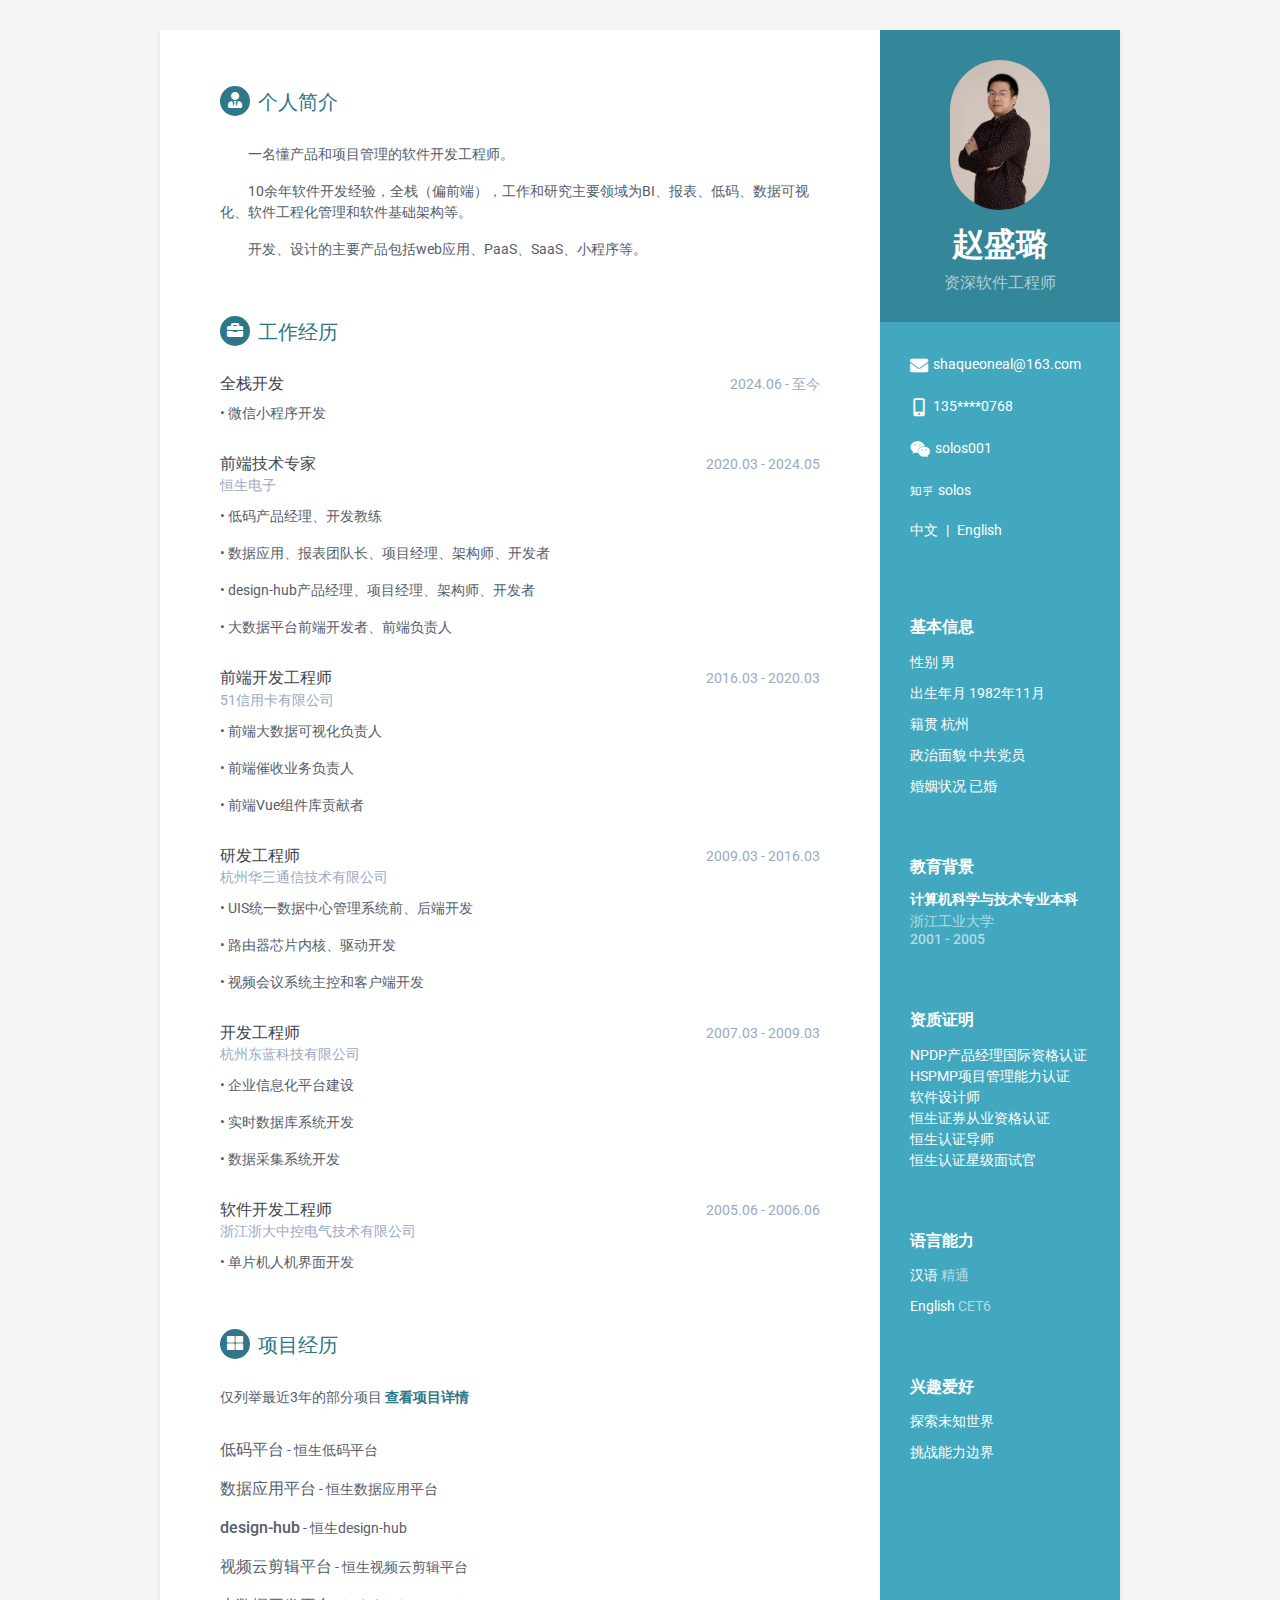
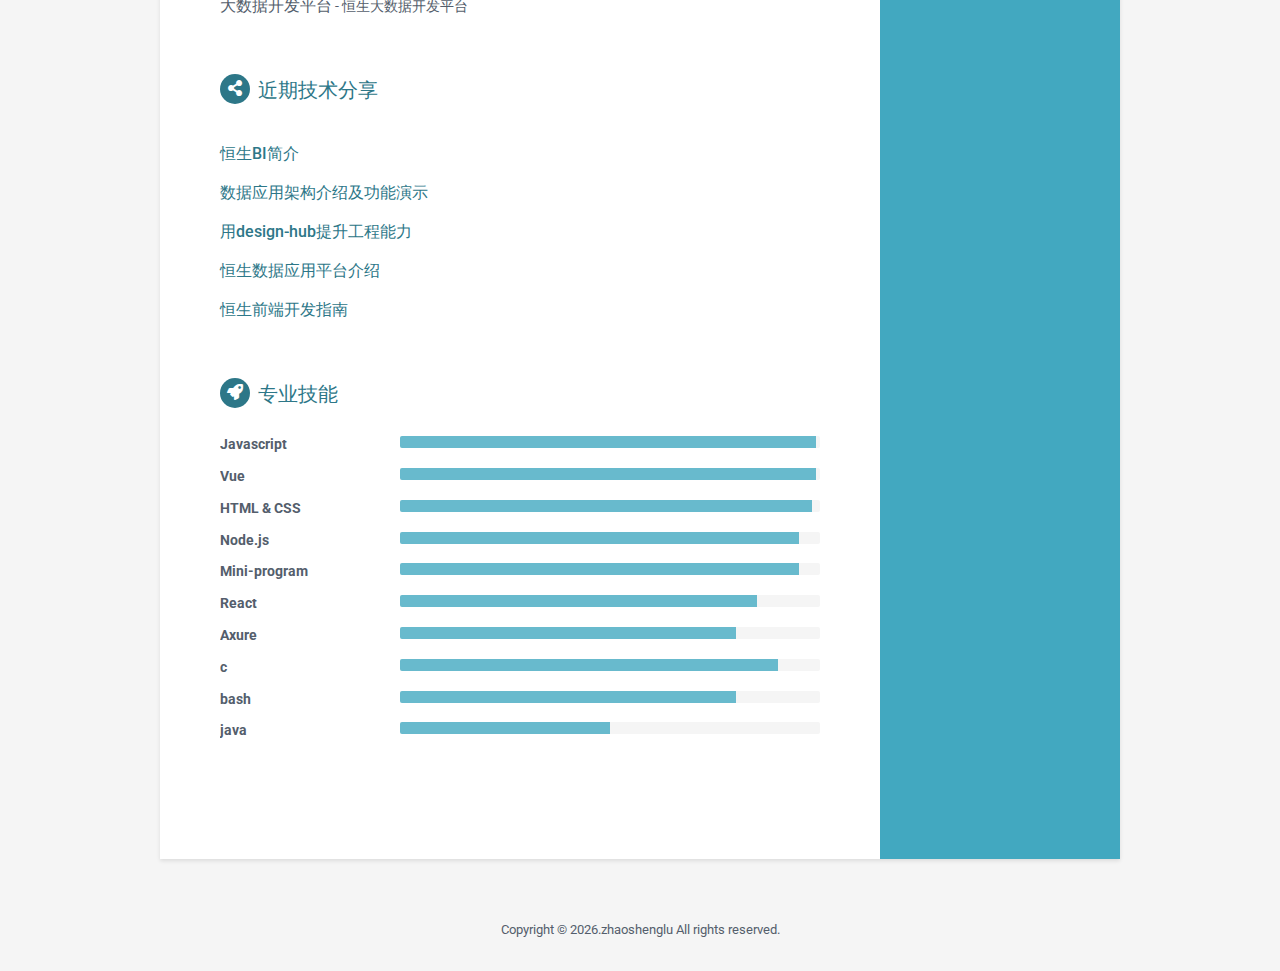
<file: index.html>
<!DOCTYPE html>
<html lang="en">
<head>
<title>Home</title>

<!-- Meta -->
<meta charset="utf-8">
<meta http-equiv="X-UA-Compatible" content="IE=edge">
<meta name="viewport" content="width=device-width, initial-scale=1.0">
<meta name="description" content="">
<meta name="author" content="">
<link rel="shortcut icon" href="favicon.ico">

<!-- Global CSS -->
<link rel="stylesheet" href="assets/plugins/bootstrap/css/bootstrap.min.css">
<!-- IconFont CSS -->
<link rel="stylesheet" href="assets/font/iconfont.css">
<!-- Theme CSS -->
<link id="theme-style" rel="stylesheet" href="assets/css/orbit-1.css">
<!-- Google Font -->
<link href='https://fonts.googleapis.com/css?family=Roboto:400,500,400italic,300italic,300,500italic,700,700italic,900,900italic' rel='stylesheet' type='text/css'>
<!-- FontAwesome JS -->
<!--<script defer src="https://use.fontawesome.com/releases/v5.1.0/js/all.js"></script>-->

</head>

<body>
<div class="wrapper">
	<div class="sidebar-wrapper">
		<div class="profile-container">
			<img class="profile" src="assets/images/profile02.png" style="width: 100px; border-radius: 100px;" alt="" />
			<h1 class="name">赵盛璐</h1>
			<h3 class="tagline">资深软件工程师</h3>
		</div><!--//profile-container-->

		<div class="contact-container container-block">
			<ul class="list-unstyled contact-list">
				<li class="email"><i class="iconfont icon-envelope"></i><a href="mailto: shaqueoneal@163.com">shaqueoneal@163.com</a></li>
				<li class="mobile"><i class="iconfont icon-mobile-alt"></i><a href="tel:135****0768">135****0768</a></li>
				<!-- <li class="website"><i class="fas fa-globe"></i><a href="#">portfoliosite.com</a></li> -->
				<!-- <li class="linkedin"><i class="fab fa-linkedin-in"></i><a href="#">linkedin.com/in/alandoe</a></li> -->
				<!-- <li class="github"><i class="fab fa-github"></i><a href="#">github.com/username</a></li> -->
				<li class="weixin"><i class="iconfont icon-weixin"></i><a href="#">solos001</a></li>
				<li class="zhihu"><i class="iconfont icon-zhihu1"></i><a href="https://www.zhihu.com/people/solos-31/posts">solos</a></li>
				<li class="language-switch" style="margin-top: 10px;">
					<a href="#" onclick="switchLanguage('zh'); return false;" style="margin-right: 5px;">中文</a> |
					<a href="#" onclick="switchLanguage('en'); return false;" style="margin-left: 5px;">English</a>
				</li>
			</ul>
		</div><!--//contact-container-->
		<div class="basic-info-container container-block">
			<h2 class="container-block-title">基本信息</h2>
			<ul class="list-unstyled interests-list">
			    <li>性别 <span class="lang-desc">男</span></li>
				<li>出生年月 <span class="lang-desc">1982年11月</span></li>
				<li>籍贯 <span class="lang-desc">杭州</span></li>
				<li>政治面貌 <span class="lang-desc">中共党员</span></li>
				<li>婚姻状况 <span class="lang-desc">已婚</span></li>
			</ul>
		</div><!--//interests-->
		<div class="education-container container-block">
			<h2 class="container-block-title">教育背景</h2>
			<div class="item">
				<h4 class="degree">计算机科学与技术专业本科</h4>
				<h5 class="meta">浙江工业大学</h5>
				<div class="time">2001 - 2005</div>
			</div><!--//item-->
		</div><!--//education-container-->

        <div class="interests-container container-block">
            <h2 class="container-block-title">资质证明</h2>
            <ul class="list-unstyled interests-list">
                <li>NPDP产品经理国际资格认证</li>
            </ul>
            <ul class="list-unstyled interests-list">
                <li>HSPMP项目管理能力认证</li>
            </ul>
            <ul class="list-unstyled interests-list">
                <li>软件设计师</li>
            </ul>
            <ul class="list-unstyled interests-list">
                <li>恒生证券从业资格认证</li>
            </ul>
            <ul class="list-unstyled interests-list">
                <li>恒生认证导师</li>
            </ul>
            <ul class="list-unstyled interests-list">
                <li>恒生认证星级面试官</li>
            </ul>
        </div><!--//interests-->

		<div class="languages-container container-block">
			<h2 class="container-block-title">语言能力</h2>
			<ul class="list-unstyled interests-list">
				<li>汉语 <span class="lang-desc">精通</span></li>
				<li>English <span class="lang-desc">CET6</span></li>
			</ul>
		</div><!--//interests-->

		<div class="interests-container container-block">
			<h2 class="container-block-title">兴趣爱好</h2>
			<ul class="list-unstyled interests-list">
				<li>探索未知世界</li>
				<li>挑战能力边界</li>
			</ul>
		</div><!--//interests-->

	</div><!--//sidebar-wrapper-->

	<div class="main-wrapper">

		<section class="section summary-section">
			<h2 class="section-title"><span class="icon-holder"><i class="iconfont icon-user-tie"></i></span>个人简介</h2>
			<div class="summary">

			</div><!--//summary-->
		</section><!--//section-->

		<section class="section experiences-section">
			<h2 class="section-title"><span class="icon-holder"><i class="iconfont icon-briefcase"></i></span>工作经历</h2>

            <div class="item">
                <div class="meta">
                    <div class="upper-row">
                        <h3 class="job-title">全栈开发</h3>
                        <div class="time">2024.06 - 至今</div>
                    </div><!--//upper-row-->
                    <div class="company"></div>
                </div><!--//meta-->
                <div class="details">
                    <p>• 微信小程序开发 </p>
                </div><!--//details-->
            </div><!--//item-->
            <div class="item">
                <div class="meta">
                    <div class="upper-row">
                        <h3 class="job-title">前端技术专家</h3>
                        <div class="time">2020.03 - 2024.05</div>
                    </div><!--//upper-row-->
                    <div class="company">恒生电子</div>
                </div><!--//meta-->
                <div class="details">
                    <p>• 低码产品经理、开发教练 </p>
                    <p>• 数据应用、报表团队长、项目经理、架构师、开发者</p>
                    <p>• design-hub产品经理、项目经理、架构师、开发者</p>
                    <p>• 大数据平台前端开发者、前端负责人</p>
                </div><!--//details-->
            </div><!--//item-->

			<div class="item">
				<div class="meta">
					<div class="upper-row">
						<h3 class="job-title">前端开发工程师</h3>
						<div class="time">2016.03 - 2020.03</div>
					</div><!--//upper-row-->
					<div class="company">51信用卡有限公司</div>
				</div><!--//meta-->
				<div class="details">
					<p>• 前端大数据可视化负责人</p>
					<p>• 前端催收业务负责人</p>
					<p>• 前端Vue组件库贡献者</p>
				</div><!--//details-->
			</div><!--//item-->

			<div class="item">
				<div class="meta">
					<div class="upper-row">
						<h3 class="job-title">研发工程师</h3>
						<div class="time">2009.03 - 2016.03</div>
					</div><!--//upper-row-->
					<div class="company">杭州华三通信技术有限公司</div>
				</div><!--//meta-->
				<div class="details">
					<p>• UIS统一数据中心管理系统前、后端开发</p>
					<p>• 路由器芯片内核、驱动开发</p>
					<p>• 视频会议系统主控和客户端开发</p>
				</div><!--//details-->
			</div><!--//item-->

			<div class="item">
				<div class="meta">
					<div class="upper-row">
						<h3 class="job-title">开发工程师</h3>
						<div class="time">2007.03 - 2009.03</div>
					</div><!--//upper-row-->
					<div class="company">杭州东蓝科技有限公司</div>
				</div><!--//meta-->
				<div class="details">
				    <p>• 企业信息化平台建设</p>
				    <p>• 实时数据库系统开发</p>
					<p>• 数据采集系统开发</p>
				</div><!--//details-->
			</div><!--//item-->
			<div class="item">
				<div class="meta">
					<div class="upper-row">
						<h3 class="job-title">软件开发工程师</h3>
						<div class="time">2005.06 - 2006.06</div>
					</div><!--//upper-row-->
					<div class="company">浙江浙大中控电气技术有限公司</div>
				</div><!--//meta-->
				<div class="details">
				    <p>• 单片机人机界面开发</p>
				</div><!--//details-->
			</div><!--//item-->
		</section><!--//section-->
		<section class="section projects-section">
			<h2 class="section-title"><span class="icon-holder"><i class="iconfont icon-th-large"></i></span>项目经历</h2>
			<div class="intro">
				<p>仅列举最近3年的部分项目 <a href="https://shaqueoneal.github.io/html-profile/projects.html" style="font-weight:bold;">查看项目详情</a></p>
			</div><!--//intro-->
            <div class="item">
                <span class="project-title"><a>低码平台</a></span> - <span class="project-tagline">恒生低码平台</span>
            </div><!--//item-->
            <div class="item">
                <span class="project-title"><a>数据应用平台</a></span> - <span class="project-tagline">恒生特色的BI平台</span>
            </div><!--//item-->
            <div class="item">
                <span class="project-title"><a>design-hub</a></span> - <span class="project-tagline">产品设计在线交付、在线评审平台</span>
            </div><!--//item-->
            <div class="item">
                <span class="project-title"><a>视频云剪辑平台</a></span> - <span class="project-tagline">在线web页面视频剪辑平台</span>
            </div><!--//item-->
            <div class="item">
                <span class="project-title"><a>大数据开发平台</a></span> - <span class="project-tagline">大数据开发平台</span>
            </div><!--//item-->


<!--			<div class="item">-->
<!--				<span class="project-title"><a>数据可视化平台</a></span> - <span class="project-tagline">提供公司级别的数据可视化服务的平台</span>-->
<!--			</div>&lt;!&ndash;&gt;-->
<!--			<div class="item">-->
<!--				<span class="project-title"><a>光锥可视化</a></span> - <span class="project-tagline">一站式风控平台</span>-->
<!--			</div>&lt;!&ndash;&gt;-->
<!--			<div class="item">-->
<!--				<span class="project-title"><a>知识图谱</a></span> - <span class="project-tagline">支持多维度多层级扩展的借款人关系图谱</span>-->
<!--			</div>&lt;!&ndash;&gt;-->
<!--			<div class="item">-->
<!--				<span class="project-title"><a>陀飞轮</a></span> - <span class="project-tagline">公司级别大数据任务执行平台</span>-->
<!--			</div>&lt;!&ndash;&gt;-->
<!--			<div class="item">-->
<!--				<span class="project-title"><a>元数据管理平台</a></span> - <span class="project-tagline">数据生命周期管理平台</span>-->
<!--			</div>&lt;!&ndash;&gt;-->
<!--			<div class="item">-->
<!--				<span class="project-title"><a>数据地图</a></span> - <span class="project-tagline">大数据搜索门户，包含数据表的血缘关系</span>-->
<!--			</div>&lt;!&ndash;&gt;-->
<!--			<div class="item">-->
<!--				<span class="project-title"><a>数据大盘</a></span> - <span class="project-tagline">贷款实时数据可视化大盘</span>-->
<!--			</div>&lt;!&ndash;&gt;-->
<!--			<div class="item">-->
<!--				<span class="project-title"><a>催收系统</a></span> - <span class="project-tagline">金融三大支柱系统中业务最为复杂同时在线人数最多的系统</span>-->
<!--			</div>&lt;!&ndash;&gt;-->
<!--			<div class="item">-->
<!--				<span class="project-title"><a>Titan前端开发框架</a></span> - <span class="project-tagline">后端人员也会用的前端框架</span>-->
<!--			</div>&lt;!&ndash;&gt;-->
		</section><!--//section-->

		<section class="section projects-section">
			<h2 class="section-title"><span class="icon-holder"><i class="iconfont icon-share-alt"></i></span>近期技术分享</h2>
			<div class="intro">
				<p></p>
			</div><!--//intro-->
            <div class="item">
                <span class="project-title"><a href=#>恒生BI简介</a></span>
            </div><!--//item-->
            <div class="item">
                <span class="project-title"><a href=#>数据应用架构介绍及功能演示</a></span>
            </div><!--//item-->
            <div class="item">
                <span class="project-title"><a href=#>用design-hub提升工程能力</a></span>
            </div><!--//item-->
            <div class="item">
                <span class="project-title"><a href=#>恒生数据应用平台介绍</a></span>
            </div><!--//item-->
            <div class="item">
                <span class="project-title"><a href=#>恒生前端开发指南</a></span>
            </div><!--//item-->
<!--            <div class="item">-->
<!--                <span class="project-title"><a href=#>code review不完全指南</a></span>-->
<!--            </div>&lt;!&ndash;//item&ndash;&gt;-->
<!--            <div class="item">-->
<!--                <span class="project-title"><a href=#>数据可视化</a></span>-->
<!--            </div>&lt;!&ndash;//item&ndash;&gt;-->
<!--            <div class="item">-->
<!--                <span class="project-title"><a href=#>性能优化</a></span>-->
<!--            </div>&lt;!&ndash;//item&ndash;&gt;-->
<!--            <div class="item">-->
<!--                <span class="project-title"><a href=#>聊聊下拉菜单</a></span>-->
<!--            </div>&lt;!&ndash;//item&ndash;&gt;-->
<!--			<div class="item">-->
<!--				<span class="project-title"><a href=#>oauth2介绍及应用</a></span>-->
<!--			</div>&lt;!&ndash;//item&ndash;&gt;-->
<!--			<div class="item">-->
<!--				<span class="project-title"><a href=#>Eslint in webstorm</a></span>-->
<!--			</div>&lt;!&ndash;//item&ndash;&gt;-->
<!--			<div class="item">-->
<!--				<span class="project-title"><a href=#>go.js入门</a></span>-->
<!--			</div>&lt;!&ndash;//item&ndash;&gt;-->
<!--			<div class="item">-->
<!--				<span class="project-title"><a href=#>HTTP2</a></span>-->
<!--			</div>&lt;!&ndash;//item&ndash;&gt;-->
<!--			<div class="item">-->
<!--				<span class="project-title"><a href=#>cookie惹的祸</a></span>-->
<!--			</div>&lt;!&ndash;//item&ndash;&gt;-->
		</section><!--//section-->

		<section class="skills-section section">
			<h2 class="section-title"><span class="icon-holder"><i class="iconfont icon-rocket"></i></span>专业技能</h2>
			<div class="skillset">
                <div class="item">
					<h3 class="level-title">Javascript</h3>
					<div class="progress level-bar">
						<div class="progress-bar theme-progress-bar" role="progressbar" style="width: 99%" aria-valuenow="99" aria-valuemin="0" aria-valuemax="100"></div>
					</div>
				</div><!--//item-->
				<div class="item">
					<h3 class="level-title">Vue</h3>
					<div class="progress level-bar">
						<div class="progress-bar theme-progress-bar" role="progressbar" style="width: 99%" aria-valuenow="99" aria-valuemin="0" aria-valuemax="100"></div>
					</div>
				</div><!--//item-->
                <div class="item">
					<h3 class="level-title">HTML &amp; CSS</h3>
					<div class="progress level-bar">
						<div class="progress-bar theme-progress-bar" role="progressbar" style="width: 98%" aria-valuenow="98" aria-valuemin="0" aria-valuemax="100"></div>
					</div>
				</div><!--//item-->
                <div class="item">
                    <h3 class="level-title">Node.js</h3>
                    <div class="progress level-bar">
                        <div class="progress-bar theme-progress-bar" role="progressbar" style="width: 95%" aria-valuenow="90" aria-valuemin="0" aria-valuemax="100"></div>
                    </div>
                </div><!--//item-->
                <div class="item">
					<h3 class="level-title">Mini-program</h3>
					<div class="progress level-bar">
						<div class="progress-bar theme-progress-bar" role="progressbar" style="width: 95%" aria-valuenow="95" aria-valuemin="0" aria-valuemax="100"></div>
					</div>
				</div><!--//item-->
                <div class="item">
					<h3 class="level-title">React </h3>
					<div class="progress level-bar">
						<div class="progress-bar theme-progress-bar" role="progressbar" style="width: 85%" aria-valuenow="85" aria-valuemin="0" aria-valuemax="100"></div>
					</div>
				</div><!--//item-->

                <div class="item">
					<h3 class="level-title">Axure</h3>
					<div class="progress level-bar">
						<div class="progress-bar theme-progress-bar" role="progressbar" style="width: 80%" aria-valuenow="80" aria-valuemin="0" aria-valuemax="100"></div>
					</div>
				</div><!--//item-->

				<div class="item">
					<h3 class="level-title">c </h3>
					<div class="progress level-bar">
						<div class="progress-bar theme-progress-bar" role="progressbar" style="width: 90%" aria-valuenow="90" aria-valuemin="0" aria-valuemax="100"></div>
					</div>
				</div><!--//item-->

				<div class="item">
					<h3 class="level-title">bash</h3>
					<div class="progress level-bar">
						<div class="progress-bar theme-progress-bar" role="progressbar" style="width: 80%" aria-valuenow="80" aria-valuemin="0" aria-valuemax="100"></div>
					</div>
				</div><!--//item-->

                <div class="item">
                    <h3 class="level-title">java</h3>
                    <div class="progress level-bar">
                        <div class="progress-bar theme-progress-bar" role="progressbar" style="width: 50%" aria-valuenow="50" aria-valuemin="0" aria-valuemax="100"></div>
                    </div>
                </div><!--//item-->
			</div>
		</section><!--//skills-section-->

	</div><!--//main-body-->
</div>

<footer class="footer">
	<div class="text-center">
        <small class="copyright">Copyright &copy <span id="year">2019</span>.zhaoshenglu All rights reserved.</small>
	</div><!--//container-->
</footer><!--//footer-->

<script>
// 解析URL参数的函数（如果您的代码中没有，请添加）
function parseUrlParam(url) {
    const params = {};
    const queryString = url.split('?')[1];
    if (queryString) {
        const pairs = queryString.split('&');
        pairs.forEach(pair => {
            const [key, value] = pair.split('=');
            params[key] = value;
        });
    }
    return params;
}

const profiles = [
    `<p>&emsp;&emsp;一名懂产品和项目管理的软件开发工程师。</p>
    <p>&emsp;&emsp;10余年软件开发经验，全栈（偏前端），工作和研究主要领域为BI、报表、低码、数据可视化、软件工程化管理和软件基础架构等。</p>
    <p>&emsp;&emsp;开发、设计的主要产品包括web应用、PaaS、SaaS、小程序等。</p>`,
];

// 英文版个人简介
const profilesEn = [
    `<p>&emsp;&emsp;A software development engineer with product and project management expertise.</p>
    <p>&emsp;&emsp;Over 10 years of software development experience, full-stack (frontend focused), working and researching mainly in BI, reporting, low-code, data visualization, software engineering management, and software infrastructure.</p>
    <p>&emsp;&emsp;Developed and designed products including web applications, PaaS, SaaS, mini-programs, etc.</p>`,
];

let params = parseUrlParam(location.search);
if (params.name) {
    let name = document.querySelector('.name');
    name.innerText = decodeURIComponent(params.name);
}

if (params.mobile) {
    let mobile = document.querySelector('.mobile a');
    mobile.innerText = params.mobile;
    mobile.href = 'tel:' + params.mobile;
}

let summaryIndex = params.summaryIndex ? +params.summaryIndex : 0;
let summary = document.querySelector('.summary');

let profile = profiles[summaryIndex];
if (params.online) {
    profile += '<a href="https://shaqueoneal.github.io/html-profile/">点此访问在线简历</a>';
}
summary.innerHTML = profile;

let year = document.querySelector('#year');
year.innerText = (new Date()).getFullYear();

// 语言切换相关代码
// 默认语言为中文
let currentLanguage = localStorage.getItem('language') || 'zh';

// 更新基本信息
function updateBasicInfo(lang) {
    const basicInfoTitle = {
        'zh': '基本信息',
        'en': 'Basic Information'
    };

    const basicInfoItems = {
        'zh': ['性别', '出生年月', '籍贯', '政治面貌', '婚姻状况'],
        'en': ['Gender', 'Date of Birth', 'Hometown', 'Political Status', 'Marital Status']
    };

    const basicInfoValues = {
        'zh': ['男', '1982年11月', '杭州', '中共党员', '已婚'],
        'en': ['Male', 'November 1982', 'Hangzhou', 'CPC Member', 'Married']
    };

    // 更新标题 - 使用更精确的选择器
    const basicInfoContainer = document.querySelector('.basic-info-container');
    if (basicInfoContainer) {
        const title = basicInfoContainer.querySelector('.container-block-title');
        if (title) {
            title.innerText = basicInfoTitle[lang];
        }

        // 更新项目
        const basicInfoList = basicInfoContainer.querySelectorAll('.interests-list li');
        basicInfoList.forEach((item, index) => {
            if (item && index < basicInfoItems[lang].length) {
                item.innerHTML = `${basicInfoItems[lang][index]} <span class="lang-desc">${basicInfoValues[lang][index]}</span>`;
            }
        });
    }
}

// 更新教育背景
function updateEducation(lang) {
    const educationTitle = {
        'zh': '教育背景',
        'en': 'Education'
    };

    const degreeInfo = {
        'zh': '计算机科学与技术专业本科',
        'en': 'Bachelor of Computer Science and Technology'
    };

    const universityInfo = {
        'zh': '浙江工业大学',
        'en': 'Zhejiang University of Technology'
    };

    // 更新标题
    const educationContainer = document.querySelector('.education-container');
    if (educationContainer) {
        const title = educationContainer.querySelector('.container-block-title');
        if (title) {
            title.innerText = educationTitle[lang];
        }

        // 更新学位信息
        const degreeElement = educationContainer.querySelector('.degree');
        if (degreeElement) {
            degreeElement.innerText = degreeInfo[lang];
        }

        // 更新大学信息
        const universityElement = educationContainer.querySelector('.meta');
        if (universityElement) {
            universityElement.innerText = universityInfo[lang];
        }
    }
}

// 更新资质证明
function updateQualifications(lang) {
    const qualificationsTitle = {
        'zh': '资质证明',
        'en': 'Qualifications'
    };

    const qualifications = {
        'zh': [
            'NPDP产品经理国际资格认证',
            'HSPMP项目管理能力认证',
            '软件设计师',
            '恒生证券从业资格认证',
            '恒生认证导师',
            '恒生认证星级面试官'
        ],
        'en': [
            'NPDP Product Manager International Certification',
            'HSPMP Project Management Capability Certification',
            'Software Designer',
            'Hundsun Securities Practitioner Qualification',
            'Hundsun Certified Mentor',
            'Hundsun Certified Star Interviewer'
        ]
    };

    // 更新标题 - 使用更精确的选择器
    const qualificationsContainer = document.querySelector('.interests-container');
    if (qualificationsContainer) {
        const title = qualificationsContainer.querySelector('.container-block-title');
        if (title) {
            title.innerText = qualificationsTitle[lang];
        }

        // 资质证明部分的HTML结构特殊，每个项目都在单独的ul中
        const allLists = qualificationsContainer.querySelectorAll('.interests-list');
        allLists.forEach((list, index) => {
            const item = list.querySelector('li');
            if (item && index < qualifications[lang].length) {
                item.innerText = qualifications[lang][index];
            }
        });
    }
}

// 更新语言能力
function updateLanguages(lang) {
    const languagesTitle = {
        'zh': '语言能力',
        'en': 'Languages'
    };

    const languageItems = {
        'zh': ['汉语', 'English'],
        'en': ['Chinese', 'English']
    };

    const languageLevels = {
        'zh': ['精通', 'CET6'],
        'en': ['Native', 'CET6']
    };

    // 更新标题 - 使用更精确的选择器
    const languagesContainer = document.querySelector('.languages-container');
    if (languagesContainer) {
        const title = languagesContainer.querySelector('.container-block-title');
        if (title) {
            title.innerText = languagesTitle[lang];
        }

        // 更新语言能力列表
        const languageElements = languagesContainer.querySelectorAll('.interests-list li');
        languageElements.forEach((element, index) => {
            if (element && index < languageItems[lang].length) {
                element.innerHTML = `${languageItems[lang][index]} <span class="lang-desc">${languageLevels[lang][index]}</span>`;
            }
        });
    }
}

// 更新兴趣爱好
function updateInterests(lang) {
    const interestsTitle = {
        'zh': '兴趣爱好',
        'en': 'Interests'
    };

    const interests = {
        'zh': ['探索未知世界', '挑战能力边界'],
        'en': ['Exploring the Unknown World', 'Challenging Capability Boundaries']
    };

    // 更新标题和内容
    const interestsContainers = document.querySelectorAll('.interests-container');
    if (interestsContainers.length > 1) {
        const interestsContainer = interestsContainers[interestsContainers.length - 1]; // 最后一个兴趣容器
        const title = interestsContainer.querySelector('.container-block-title');
        if (title) {
            title.innerText = interestsTitle[lang];
        }

        // 更新兴趣爱好列表
        const interestElements = interestsContainer.querySelectorAll('.interests-list li');
        interestElements.forEach((element, index) => {
            if (element && index < interests[lang].length) {
                element.innerText = interests[lang][index];
            }
        });
    }
}

// 更新标题
function updateSectionTitles(lang) {
    const sectionTitles = {
        'zh': ['个人简介', '工作经历', '项目经历', '近期技术分享', '专业技能'],
        'en': ['Profile', 'Work Experience', 'Projects', 'Recent Technical Sharing', 'Professional Skills']
    };

    // 更新主要部分标题
    const mainSectionTitles = document.querySelectorAll('.main-wrapper .section-title');
    mainSectionTitles.forEach((title, index) => {
        if (index < sectionTitles[lang].length) {
            const icon = title.querySelector('.icon-holder');
            if (icon) {
                title.innerHTML = '';
                title.appendChild(icon);
                title.appendChild(document.createTextNode(sectionTitles[lang][index]));
            }
        }
    });
}

// 更新工作经历
function updateWorkExperience(lang) {
    const jobTitles = {
        'zh': ['全栈开发', '前端技术专家', '前端开发工程师', '研发工程师', '开发工程师', '软件开发工程师'],
        'en': ['Full Stack Developer', 'Frontend Technical Expert', 'Frontend Developer', 'R&D Engineer', 'Development Engineer', 'Software Developer']
    };

    const timeLabels = {
        'zh': ['至今', ''],
        'en': ['Present', '']
    };

    const companyNames = {
        'zh': ['', '恒生电子', '51信用卡有限公司', '杭州华三通信技术有限公司', '杭州东蓝科技有限公司', '浙江浙大中控电气技术有限公司'],
        'en': ['', 'Hundsun Electronics', '51 Credit Card Co., Ltd.', 'Hangzhou H3C Technologies Co., Ltd.', 'Hangzhou Donglan Technology Co., Ltd.', 'Zhejiang Supcon Electric Co., Ltd.']
    };

    // 更新职位名称
    const jobTitleElements = document.querySelectorAll('.experiences-section .job-title');
    jobTitleElements.forEach((element, index) => {
        if (index < jobTitles[lang].length) {
            element.innerText = jobTitles[lang][index];
        }
    });

    // 更新公司名称
    const companyElements = document.querySelectorAll('.experiences-section .company');
    companyElements.forEach((element, index) => {
        if (element && companyNames[lang][index]) {
            element.innerText = companyNames[lang][index];
        }
    });

    // 更新"至今"文本
    const timeElements = document.querySelectorAll('.experiences-section .time');
    if (timeElements.length > 0) {
        const firstTimeElement = timeElements[0];
        if (firstTimeElement) {
            if (firstTimeElement.innerText.includes('至今')) {
                firstTimeElement.innerText = firstTimeElement.innerText.replace('至今', timeLabels[lang][0]);
            } else if (firstTimeElement.innerText.includes('Present')) {
                firstTimeElement.innerText = firstTimeElement.innerText.replace('Present', timeLabels[lang][0]);
            }
        }
    }

    // 更新工作描述
    if (lang === 'en') {
        // 英文版工作描述
        const workDetails = document.querySelectorAll('.experiences-section .details');

        // 全栈开发
        if (workDetails[0]) {
            workDetails[0].innerHTML = '<p>• WeChat Mini Program Development</p>';
        }

        // 前端技术专家
        if (workDetails[1]) {
            workDetails[1].innerHTML =
                '<p>• Low-code Product Manager, Development Coach</p>' +
                '<p>• Data Application, Report Team Leader, Project Manager, Architect, Developer</p>' +
                '<p>• Design-hub Product Manager, Project Manager, Architect, Developer</p>' +
                '<p>• Big Data Platform Frontend Developer, Frontend Lead</p>';
        }

        // 前端开发工程师
        if (workDetails[2]) {
            workDetails[2].innerHTML =
                '<p>• Frontend Big Data Visualization Lead</p>' +
                '<p>• Frontend Collection Business Lead</p>' +
                '<p>• Frontend Vue Component Library Contributor</p>';
        }

        // 研发工程师
        if (workDetails[3]) {
            workDetails[3].innerHTML =
                '<p>• UIS Unified Data Center Management System Frontend and Backend Development</p>' +
                '<p>• Router Chip Kernel and Driver Development</p>' +
                '<p>• Video Conference System Controller and Client Development</p>';
        }

        // 开发工程师
        if (workDetails[4]) {
            workDetails[4].innerHTML =
                '<p>• Enterprise Information Platform Construction</p>' +
                '<p>• Real-time Database System Development</p>' +
                '<p>• Data Collection System Development</p>';
        }

        // 软件开发工程师
        if (workDetails[5]) {
            workDetails[5].innerHTML = '<p>• Single-chip HMI Development</p>';
        }
    } else {
        // 中文版工作描述（恢复原始内容）
        const workDetails = document.querySelectorAll('.experiences-section .details');

        // 全栈开发
        if (workDetails[0]) {
            workDetails[0].innerHTML = '<p>• 微信小程序开发 </p>';
        }

        // 前端技术专家
        if (workDetails[1]) {
            workDetails[1].innerHTML =
                '<p>• 低码产品经理、开发教练 </p>' +
                '<p>• 数据应用、报表团队长、项目经理、架构师、开发者</p>' +
                '<p>• design-hub产品经理、项目经理、架构师、开发者</p>' +
                '<p>• 大数据平台前端开发者、前端负责人</p>';
        }

        // 前端开发工程师
        if (workDetails[2]) {
            workDetails[2].innerHTML =
                '<p>• 前端大数据可视化负责人</p>' +
                '<p>• 前端催收业务负责人</p>' +
                '<p>• 前端Vue组件库贡献者</p>';
        }

        // 研发工程师
        if (workDetails[3]) {
            workDetails[3].innerHTML =
                '<p>• UIS统一数据中心管理系统前、后端开发</p>' +
                '<p>• 路由器芯片内核、驱动开发</p>' +
                '<p>• 视频会议系统主控和客户端开发</p>';
        }

        // 开发工程师
        if (workDetails[4]) {
            workDetails[4].innerHTML =
                '<p>• 企业信息化平台建设</p>' +
                '<p>• 实时数据库系统开发</p>' +
                '<p>• 数据采集系统开发</p>';
        }

        // 软件开发工程师
        if (workDetails[5]) {
            workDetails[5].innerHTML = '<p>• 单片机人机界面开发</p>';
        }
    }
}

// 更新版权信息
function updateCopyright(lang) {
    const copyright = {
        'zh': `Copyright &copy ${(new Date()).getFullYear()}.zhaoshenglu All rights reserved.`,
        'en': `Copyright &copy ${(new Date()).getFullYear()}.zhaoshenglu All rights reserved.`
    };

    // 更新版权信息
    const copyrightElement = document.querySelector('.copyright');
    if (copyrightElement) {
        copyrightElement.innerHTML = copyright[lang];
    }
}

// 应用语言设置
function applyLanguage(lang) {
    if (lang === 'zh') {
        // 应用中文
        document.querySelector('.name').innerText = '赵盛璐';
        document.querySelector('.tagline').innerText = '资深软件工程师';
        document.querySelector('.summary').innerHTML = profiles[summaryIndex];
    } else if (lang === 'en') {
        // 应用英文
        document.querySelector('.name').innerText = 'Shenglu Zhao';
        document.querySelector('.tagline').innerText = 'Senior Software Engineer';
        document.querySelector('.summary').innerHTML = profilesEn[summaryIndex];
    }

    // 更新各部分内容
    updateBasicInfo(lang);
    updateEducation(lang);
    updateQualifications(lang);
    updateLanguages(lang);
    updateInterests(lang);
    updateSectionTitles(lang);
    updateWorkExperience(lang);
    updateCopyright(lang);
    updateProjectIntro(lang);
    updateProjects(lang);
    updateTechShares(lang);
}

// 切换语言函数
function switchLanguage(lang) {
    currentLanguage = lang;
    localStorage.setItem('language', lang);
    applyLanguage(lang);
}

// 页面加载时应用保存的语言设置
document.addEventListener('DOMContentLoaded', function() {
    applyLanguage(currentLanguage);
});

// 在profilesEn数组后添加以下内容
const projects = {
    'zh': [
        '低码平台',
        '数据应用平台',
        'design-hub',
        '视频云剪辑平台',
        '大数据开发平台'
    ],
    'en': [
        'Low-code Platform',
        'Data Application Platform',
        'design-hub',
        'Video Cloud Editing Platform',
        'Big Data Development Platform'
    ]
};

const techShares = {
    'zh': [
        '恒生BI简介',
        '数据应用架构介绍及功能演示',
        '用design-hub提升工程能力',
        '恒生数据应用平台介绍',
        '恒生前端开发指南'
    ],
    'en': [
        'Introduction to Hundsun BI',
        'Data Application Architecture and Demo',
        'Improve Engineering Capability with design-hub',
        'Hundsun Data Application Platform',
        'Hundsun Frontend Development Guide'
    ]
};

const projectIntro = {
    'zh': {
        text: '仅列举最近3年的部分项目',
        link: '查看项目详情'
    },
    'en': {
        text: 'Listing some projects from the last 3 years',
        link: 'View Project Details'
    }
};

// 在语言切换函数区添加这两个新函数
function updateProjects(lang) {
    const projectTitles = document.querySelectorAll('.projects-section .project-title');
    const projectTaglines = document.querySelectorAll('.projects-section .project-tagline');

    projectTitles.forEach((title, index) => {
        if (projects[lang][index]) {
            title.querySelector('a').textContent = projects[lang][index];
        }
    });

    projectTaglines.forEach((tagline, index) => {
        if (projects[lang][index]) {
            tagline.textContent = lang === 'en' ?
                `Hundsun ${projects[lang][index]}` :
                `恒生${projects['zh'][index]}`;
        }
    });
}

function updateTechShares(lang) {
    const shareItems = document.querySelectorAll('.projects-section + .projects-section .project-title a');
    shareItems.forEach((item, index) => {
        if (techShares[lang][index]) {
            item.textContent = techShares[lang][index];
        }
    });
}

function updateProjectIntro(lang) {
    const introElement = document.querySelector('.projects-section .intro p');
    if (introElement) {
        const linkElement = introElement.querySelector('a');
        if (projectIntro[lang]) {
            introElement.innerHTML = `${projectIntro[lang].text} <a href="https://shaqueoneal.github.io/html-profile/projects.html" style="font-weight:bold;">${projectIntro[lang].link}</a>`;
        }
    }
}

</script>
</body>
<script src="watermark.js"></script>
</html>
</file>
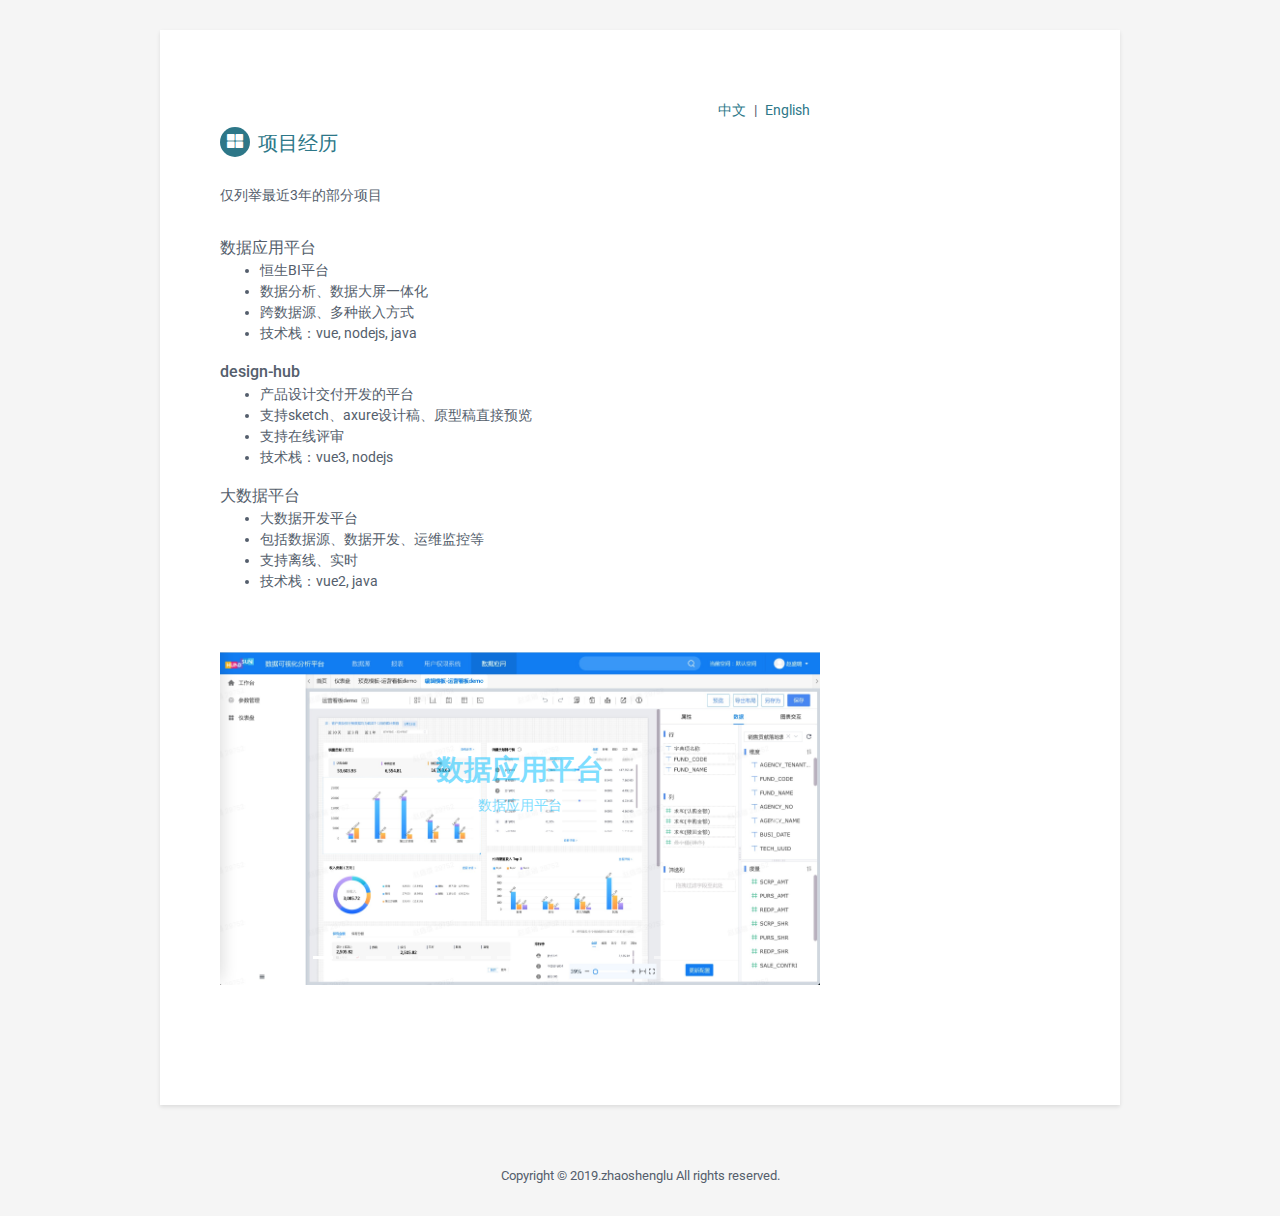
<file: projects.html>
<!DOCTYPE html>
<html lang="en">
<head>
<title>Home</title>

<!-- Meta -->
<meta charset="utf-8">
<meta http-equiv="X-UA-Compatible" content="IE=edge">
<meta name="viewport" content="width=device-width, initial-scale=1.0">
<meta name="description" content="">
<meta name="author" content="">
<link rel="shortcut icon" href="favicon.ico">
<!-- Global CSS -->
<link rel="stylesheet" href="assets/plugins/bootstrap/css/bootstrap.min.css">
<!-- IconFont CSS -->
<link rel="stylesheet" href="assets/font/iconfont.css">
<!-- Theme CSS -->
<link id="theme-style" rel="stylesheet" href="assets/css/orbit-1.css">
<!-- Google Font -->
<link href='https://fonts.googleapis.com/css?family=Roboto:400,500,400italic,300italic,300,500italic,700,700italic,900,900italic' rel='stylesheet' type='text/css'>
<!-- FontAwesome JS -->
<!--<script defer src="https://use.fontawesome.com/releases/v5.1.0/js/all.js"></script>-->
<script src="https://cdn.staticfile.org/jquery/3.2.1/jquery.min.js"></script>
<script src="https://cdn.staticfile.org/popper.js/1.15.0/umd/popper.min.js"></script>
<script src="https://cdn.staticfile.org/twitter-bootstrap/4.3.1/js/bootstrap.min.js"></script>

	<style>

	</style>
</head>

<body>
<div class="wrapper">
	<div class="main-wrapper">
        <!-- 添加语言切换按钮 -->
        <div style="text-align: right; margin: 10px;">
            <a href="#" onclick="switchLanguage('zh'); return false;" style="margin-right: 5px;">中文</a> | 
            <a href="#" onclick="switchLanguage('en'); return false;" style="margin-left: 5px;">English</a>
        </div>

		<section class="section projects-section">
			<h2 class="section-title"><span class="icon-holder"><i class="iconfont icon-th-large"></i></span><span class="title-text">项目经历</span></h2>
			<div class="intro">
				<p class="intro-text">仅列举最近3年的部分项目</p>
			</div><!--//intro-->
                <div class="item">
                    <span class="project-title"><a>数据应用平台</a></span>
                    <ul>
                        <li class="project-tagline">恒生BI平台</li>
                        <li class="project-tagline">数据分析、数据大屏一体化</li>
                        <li class="project-tagline">跨数据源、多种嵌入方式</li>
                        <li class="project-tagline">技术栈：vue, nodejs, java</li>
                    </ul>
                </div>
                <div class="item">
                    <span class="project-title"><a>design-hub</a></span>
                    <ul>
                        <li class="project-tagline">产品设计交付开发的平台</li>
                        <li class="project-tagline">支持sketch、axure设计稿、原型稿直接预览</li>
                        <li class="project-tagline">支持在线评审</li>
                        <li class="project-tagline">技术栈：vue3, nodejs</li>
                    </ul>
                </div>
                <div class="item">
                    <span class="project-title"><a>大数据平台</a></span>
                    <ul>
                        <li class="project-tagline">大数据开发平台</li>
                        <li class="project-tagline">包括数据源、数据开发、运维监控等</li>
                        <li class="project-tagline">支持离线、实时</li>
                        <li class="project-tagline">技术栈：vue2, java</li>
                    </ul>
                </div>
		</section><!--//section-->

		<section class="projects-section section">
			<div id="demo" class="carousel slide" data-ride="carousel">

				<!--&lt;!&ndash; 指示符 &ndash;&gt;-->
				<!--<ul class="carousel-indicators">-->
					<!--<li data-target="#demo" data-slide-to="0" class="active"></li>-->
					<!--<li data-target="#demo" data-slide-to="1"></li>-->
					<!--<li data-target="#demo" data-slide-to="2"></li>-->
				<!--</ul>-->

				<!--&lt;!&ndash; 轮播图片 &ndash;&gt;-->
				<!--<div class="carousel-inner">-->
					<!--<div class="carousel-item active">-->
						<!--<img src="./assets/images/image001.png">-->
						<!--<div class="carousel-caption">-->
							<!--<h3>第一张图片描述标题</h3>-->
							<!--<p>描述文字!</p>-->
						<!--</div>-->
					<!--</div>-->
					<!--<div class="carousel-item">-->
						<!--<img src="./assets/images/image002.png">-->
						<!--<div class="carousel-caption">-->
							<!--<h3>第二张图片描述标题</h3>-->
							<!--<p>描述文字!</p>-->
						<!--</div>-->
					<!--</div>-->
					<!--<div class="carousel-item">-->
						<!--<img src="./assets/images/image003.png">-->
						<!--<div class="carousel-caption">-->
							<!--<h3>第二张图片描述标题</h3>-->
							<!--<p>描述文字!</p>-->
						<!--</div>-->
					<!--</div>-->
				<!--</div>-->

				<!--&lt;!&ndash; 左右切换按钮 &ndash;&gt;-->
				<!--<a class="carousel-control-prev" href="#demo" data-slide="prev">-->
					<!--<span class="carousel-control-prev-icon"></span>-->
				<!--</a>-->
				<!--<a class="carousel-control-next" href="#demo" data-slide="next">-->
					<!--<span class="carousel-control-next-icon"></span>-->
				<!--</a>-->

			</div>
		</section>

	</div><!--//main-body-->
</div>

<footer class="footer">
	<div class="text-center">
		   <small class="copyright">Copyright &copy; 2019.zhaoshenglu All rights reserved.</small>
	</div><!--//container-->
</footer><!--//footer-->

</body>

<script>
	const projects = [
        {
            name: '数据应用平台',
            description: '数据应用平台',
            imageUrl: './assets/images/dap_1.jpg',
        },
        {
            name: '数据应用平台',
            description: '数据应用平台',
            imageUrl: './assets/images/dap_2.png',
        },
        {
            name: '数据应用平台',
            description: '数据应用平台',
            imageUrl: './assets/images/dap_3.jpg',
        },
        {
            name: '数据应用平台',
            description: '数据应用平台',
            imageUrl: './assets/images/dap_4.png',
        },
        {
            name: '数据应用平台',
            description: '数据应用平台',
            imageUrl: './assets/images/dap_5.png',
        },
        {
            name: 'design-hub',
            description: 'design-hub',
            imageUrl: './assets/images/dh_1.png',
        },
        {
            name: 'design-hub',
            description: 'design-hub',
            imageUrl: './assets/images/dh_2.png',
        },
        {
            name: 'design-hub',
            description: 'design-hub',
            imageUrl: './assets/images/dh_3.png',
        },
        {
            name: '在线视频剪辑',
            description: '在线视频剪辑平台',
            imageUrl: './assets/images/clip.jpg',
        },
        {
            name: '大数据平台',
            description: '大数据平台',
            imageUrl: './assets/images/bdata_1.png',
        },
        {
            name: '大数据平台',
            description: '大数据平台',
            imageUrl: './assets/images/bdata_2.png',
        },
        {
            name: '大数据平台',
            description: '大数据平台',
            imageUrl: './assets/images/art_1.jpg',
        },
        {
            name: '大数据平台',
            description: '大数据平台',
            imageUrl: './assets/images/monitor_1.jpg',
        },
        {
            name: '大数据平台',
            description: '大数据平台',
            imageUrl: './assets/images/monitor_2.jpg',
        },
        {
            name: '数据源',
            description: '数据源',
            imageUrl: './assets/images/datasource_1.png',
        },
        {
            name: '数据源',
            description: '数据源',
            imageUrl: './assets/images/datasource_2.png',
        },
      //   {
      //   name: '数据可视化平台',
      //   description: '支持多种表格展示',
		// imageUrl: './assets/images/image001.png',
      // },
      // {
      //   name: '数据可视化平台',
      //   description: '支持多种图形展示',
      //   imageUrl: './assets/images/image003.png',
      // },
      // {
      //   name: '数据可视化平台',
      //   description: '支持数据视图',
      //   imageUrl: './assets/images/image005.png',
      // },
      // {
      //   name: '光锥一站式风控平台',
      //   description: '流程图和流程节点控制',
      //   imageUrl: './assets/images/image007.png',
      // },
      // {
      //   name: '光锥一站式风控平台',
      //   description: '流程图和流程节点控制',
      //   imageUrl: './assets/images/image007.png',
      // },
      // {
      //   name: '知识图谱',
      //   description: '动态拓展的大数据关系图谱',
      //   imageUrl: './assets/images/image009.png',
      // },
      // {
      //   name: '知识图谱',
      //   description: '动态拓展的大数据关系图谱',
      //   imageUrl: './assets/images/image011.png',
      // },
      // {
      //   name: '陀飞轮',
      //   description: '24小时在线任务调度系统',
      //   imageUrl: './assets/images/image013.png',
      // },
      // {
      //   name: '元数据管理系统',
      //   description: '数据生命周期管理系统',
      //   imageUrl: './assets/images/image015.png',
      // },
      // {
      //   name: '元数据管理系统',
      //   description: '数据生命周期管理系统',
      //   imageUrl: './assets/images/image017.png',
      // },
      // {
      //   name: '数据地图',
      //   description: '大数据搜索门户，包含数据表的血缘关系',
      //   imageUrl: './assets/images/image019.png',
      // },
      // {
      //   name: '人品贷大盘',
      //   description: '公司大数据展示投屏',
      //   imageUrl: './assets/images/image021.png',
      // },
      // {
      //   name: '催收系统',
      //   description: '支持千人同时在线呼叫的催收系统',
      //   imageUrl: './assets/images/image023.png',
      // },
      // {
      //   name: '催收系统',
      //   description: '支持千人同时在线呼叫的催收系统',
      //   imageUrl: './assets/images/image025.png',
      // },
      // {
      //   name: 'Titan前端开发框架',
      //   description: '后端人员也会用的前端框架',
      //   imageUrl: './assets/images/image027.png',
      // },
      // {
      //   name: 'Titan前端开发框架',
      //   description: '后端人员也会用的前端框架',
      //   imageUrl: './assets/images/image029.png',
      // },
	];
	let carousel = document.getElementById('demo');
	let carouselIndicators = '<ul class="carousel-indicators">' +
	  projects.map((project, index) => `<li data-target="#demo" data-slide-to=${index} class="${index === 0 ? 'active' : ''}"></li>`).join('') +
      '</ul>';
    let carouselItems = '<div class="carousel-inner">' +
      projects.map((project, index) =>
		`<div class="carousel-item ${index === 0 ? 'active' : ''}">
		   <img src=${project.imageUrl}>
		   <div class="carousel-caption">
		     <h3>${project.name}</h3>
		     <p>${project.description}</p>
		   </div>
		</div>`).join('')+
      '</div>';
    let nav = `
		<a class="carousel-control-prev" href="#demo" data-slide="prev">
		  <span class="carousel-control-prev-icon"></span>
		</a>
		<a class="carousel-control-next" href="#demo" data-slide="next">
		  <span class="carousel-control-next-icon"></span>
		</a>`;

    carousel.innerHTML = carouselIndicators + carouselItems + nav;

    // 添加语言切换功能
    // 默认语言为中文
    let currentLanguage = localStorage.getItem('language') || 'zh';
    
    // 页面加载时应用保存的语言设置
    document.addEventListener('DOMContentLoaded', function() {
        applyLanguage(currentLanguage);
    });
    
    // 切换语言函数
    function switchLanguage(lang) {
        currentLanguage = lang;
        localStorage.setItem('language', lang);
        applyLanguage(lang);
    }
    
    // 应用语言设置
    function applyLanguage(lang) {
        if (lang === 'zh') {
            // 应用中文
            document.querySelector('.title-text').innerText = '项目经历';
            document.querySelector('.intro-text').innerText = '仅列举最近3年的部分项目';
            
            // 更新项目标题和描述
            updateProjectsContent('zh');
            
            // 更新轮播图标题和描述
            updateCarouselContent('zh');
            
        } else if (lang === 'en') {
            // 应用英文
            document.querySelector('.title-text').innerText = 'Projects';
            document.querySelector('.intro-text').innerText = 'Only listing some projects from the last 3 years';
            
            // 更新项目标题和描述
            updateProjectsContent('en');
            
            // 更新轮播图标题和描述
            updateCarouselContent('en');
        }
    }
    
    // 更新项目内容
    function updateProjectsContent(lang) {
        const projectTitles = {
            'zh': ['数据应用平台', 'design-hub', '大数据平台'],
            'en': ['Data Application Platform', 'Design Hub', 'Big Data Platform']
        };
        
        const projectDescriptions = {
            'zh': [
                ['恒生BI平台', '数据分析、数据大屏一体化', '跨数据源、多种嵌入方式', '技术栈：vue, nodejs, java'],
                ['产品设计交付开发的平台', '支持sketch、axure设计稿、原型稿直接预览', '支持在线评审', '技术栈：vue3, nodejs'],
                ['大数据开发平台', '包括数据源、数据开发、运维监控等', '支持离线、实时', '技术栈：vue2, java']
            ],
            'en': [
                ['Hundsun BI Platform', 'Integrated data analysis and data dashboard', 'Cross-data source, multiple embedding methods', 'Tech stack: vue, nodejs, java'],
                ['Product design delivery and development platform', 'Support direct preview of sketch, axure design drafts', 'Support online review', 'Tech stack: vue3, nodejs'],
                ['Big data development platform', 'Including data sources, data development, operation monitoring, etc.', 'Support offline and real-time', 'Tech stack: vue2, java']
            ]
        };
        
        // 更新项目标题
        const projectTitleElements = document.querySelectorAll('.projects-section .project-title a');
        projectTitleElements.forEach((element, index) => {
            if (index < projectTitles[lang].length) {
                element.innerText = projectTitles[lang][index];
            }
        });
        
        // 更新项目描述
        const projectItems = document.querySelectorAll('.projects-section .item');
        projectItems.forEach((item, index) => {
            if (index < projectDescriptions[lang].length) {
                const descriptionItems = item.querySelectorAll('.project-tagline');
                descriptionItems.forEach((descItem, descIndex) => {
                    if (descIndex < projectDescriptions[lang][index].length) {
                        descItem.innerText = projectDescriptions[lang][index][descIndex];
                    }
                });
            }
        });
    }
    
    // 更新轮播图内容
    function updateCarouselContent(lang) {
        const carouselCaptions = document.querySelectorAll('.carousel-caption');
        
        carouselCaptions.forEach((caption, index) => {
            const projectName = caption.querySelector('h3');
            const projectDesc = caption.querySelector('p');
            
            if (projectName && projectDesc) {
                const project = projects[index];
                
                if (lang === 'zh') {
                    projectName.innerText = project.name;
                    projectDesc.innerText = project.description;
                } else {
                    // 英文版项目名称和描述
                    const nameEn = {
                        '数据应用平台': 'Data Application Platform',
                        'design-hub': 'Design Hub',
                        '在线视频剪辑': 'Online Video Editing',
                        '大数据平台': 'Big Data Platform',
                        '数据源': 'Data Source'
                    };
                    
                    const descEn = {
                        '数据应用平台': 'Data Application Platform',
                        'design-hub': 'Design Hub',
                        '在线视频剪辑平台': 'Online Video Editing Platform',
                        '大数据平台': 'Big Data Platform',
                        '数据源': 'Data Source'
                    };
                    
                    projectName.innerText = nameEn[project.name] || project.name;
                    projectDesc.innerText = descEn[project.description] || project.description;
                }
            }
        });
    }
    
    // 页面加载完成后应用当前语言设置
    window.addEventListener('load', function() {
        applyLanguage(currentLanguage);
    });
</script>
</html>
</file>
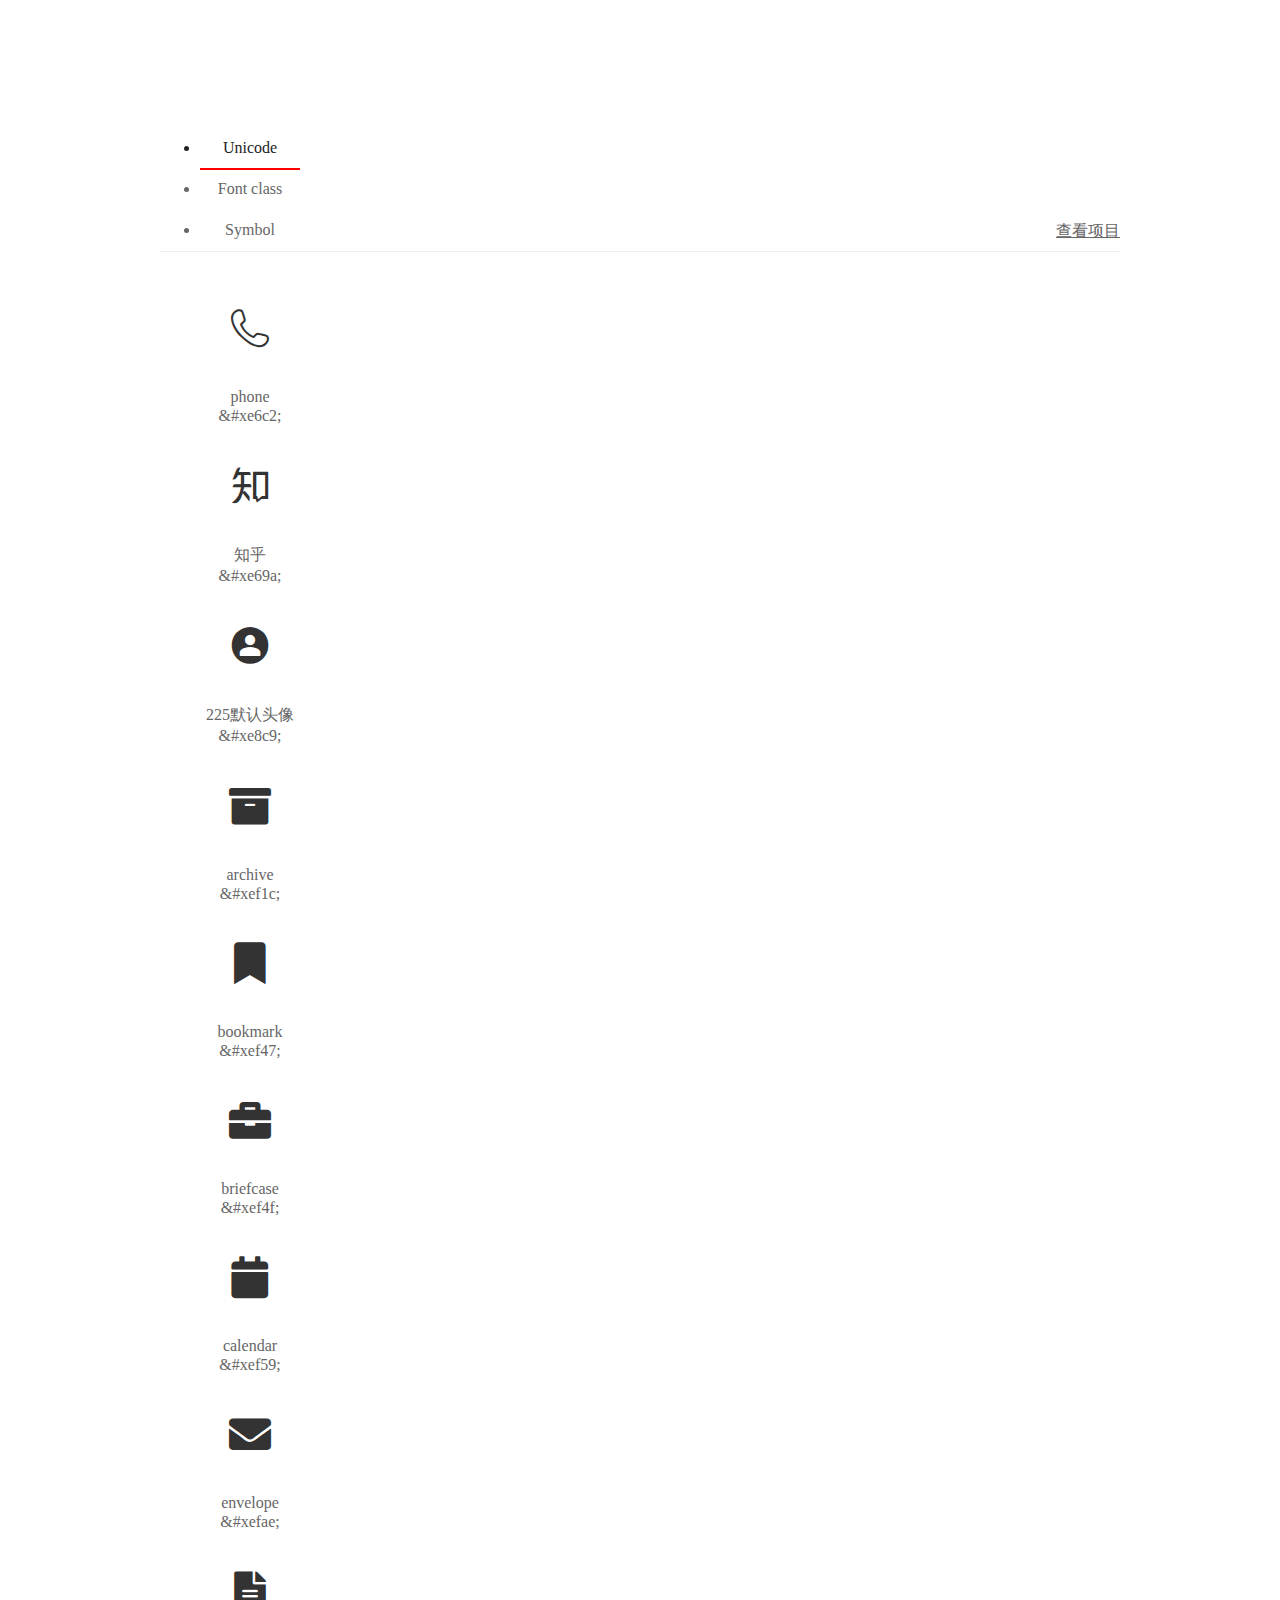
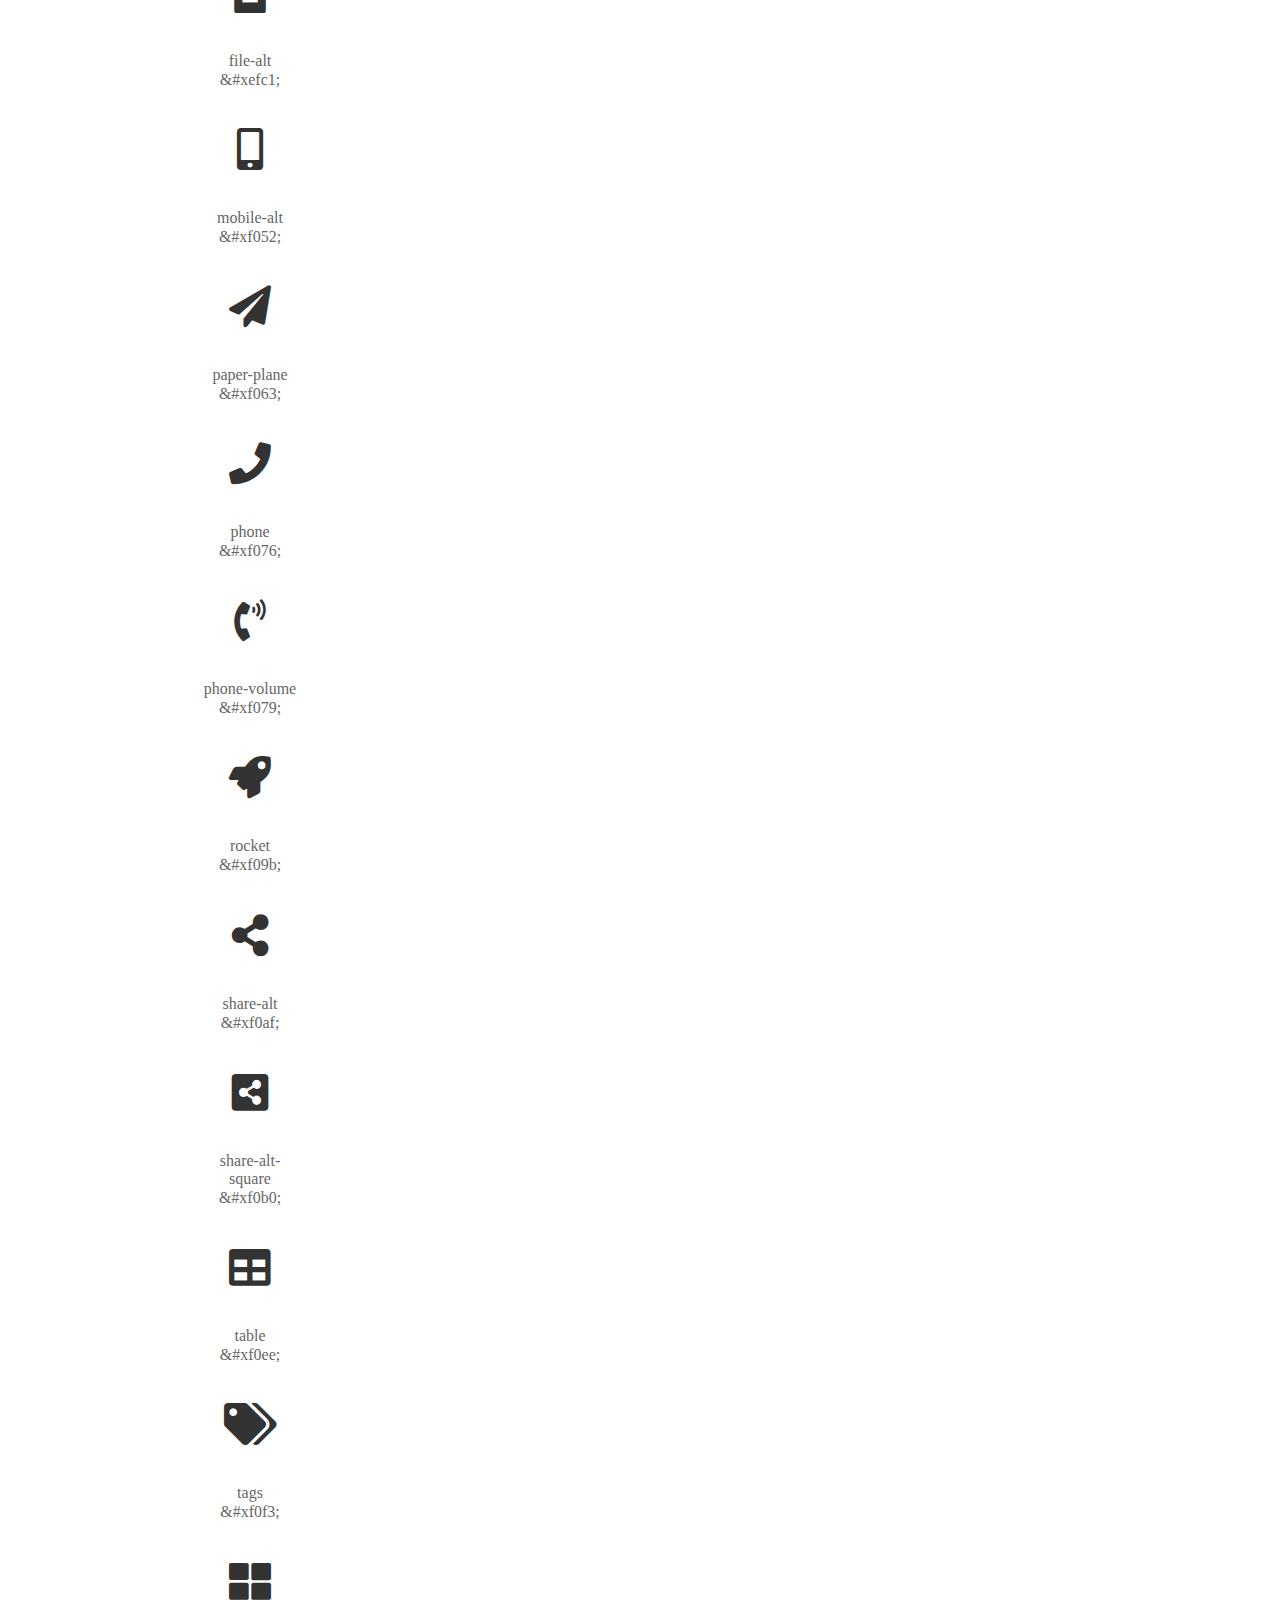
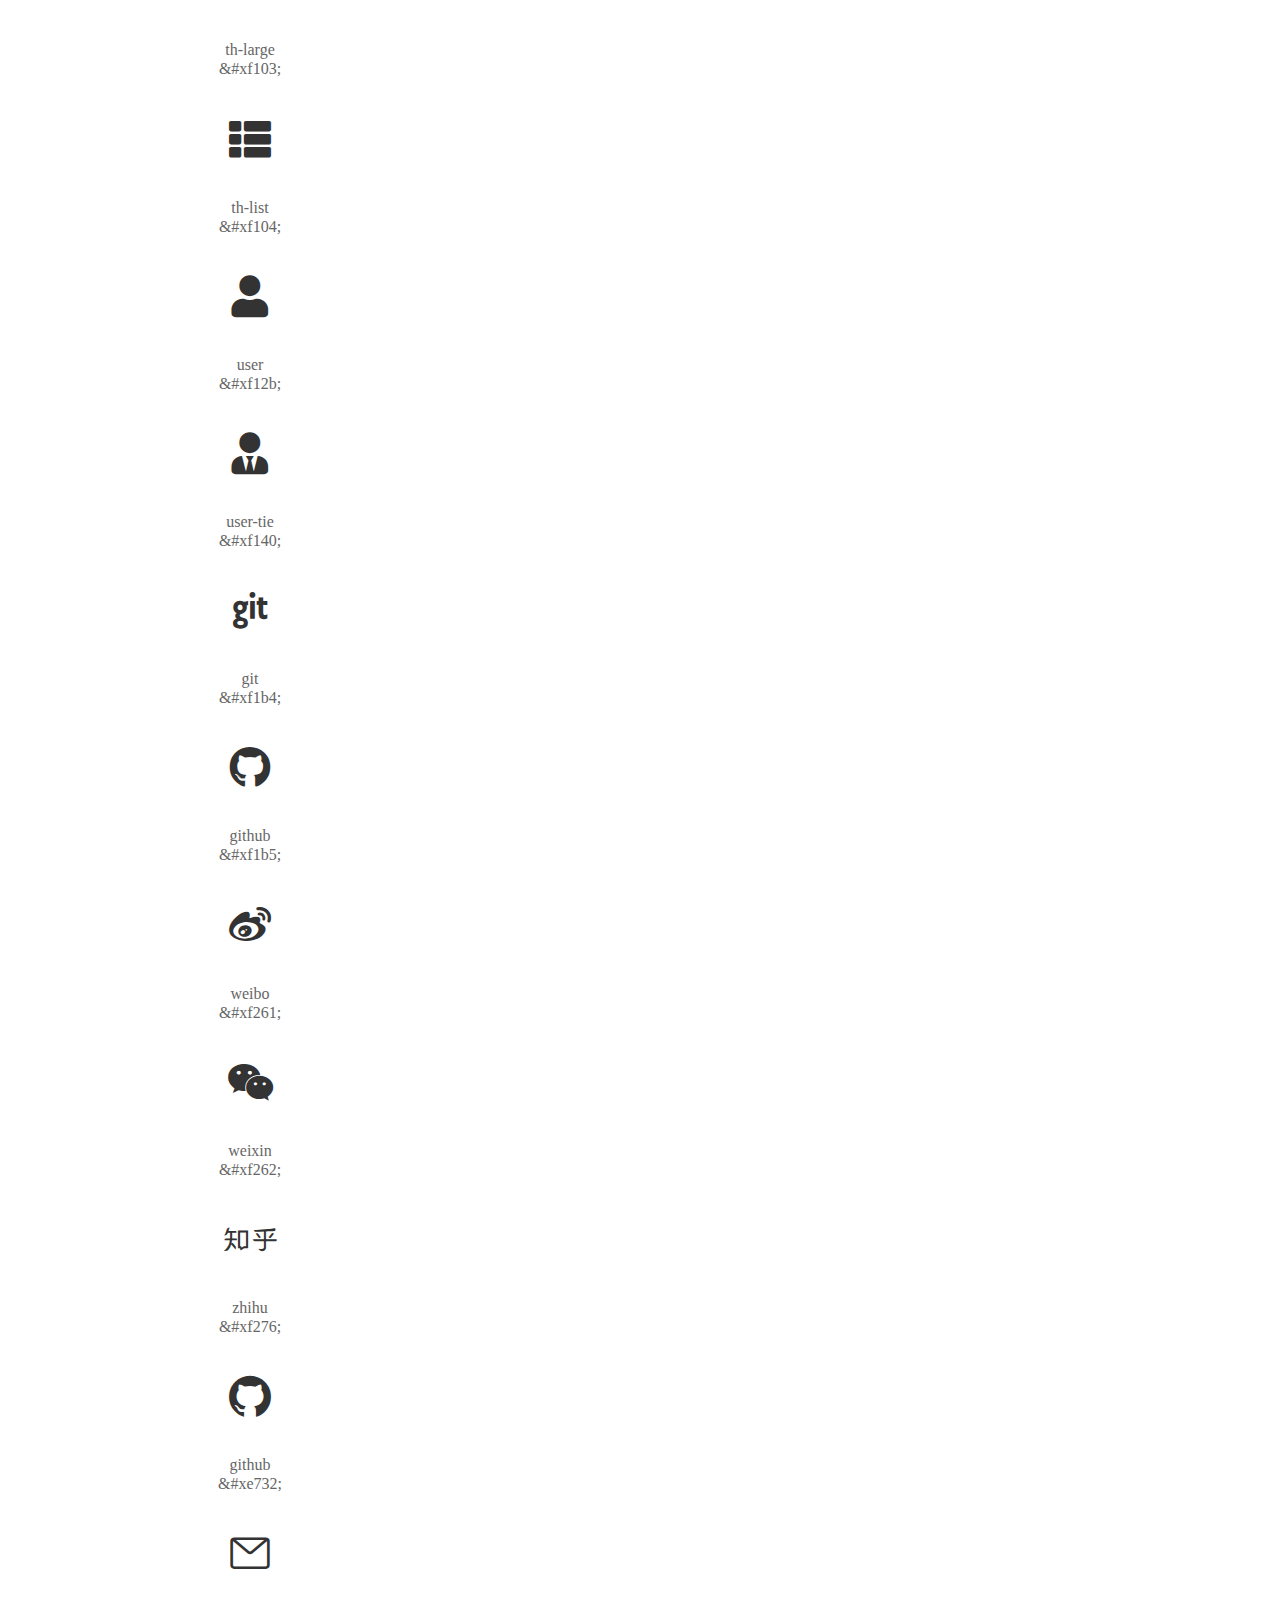
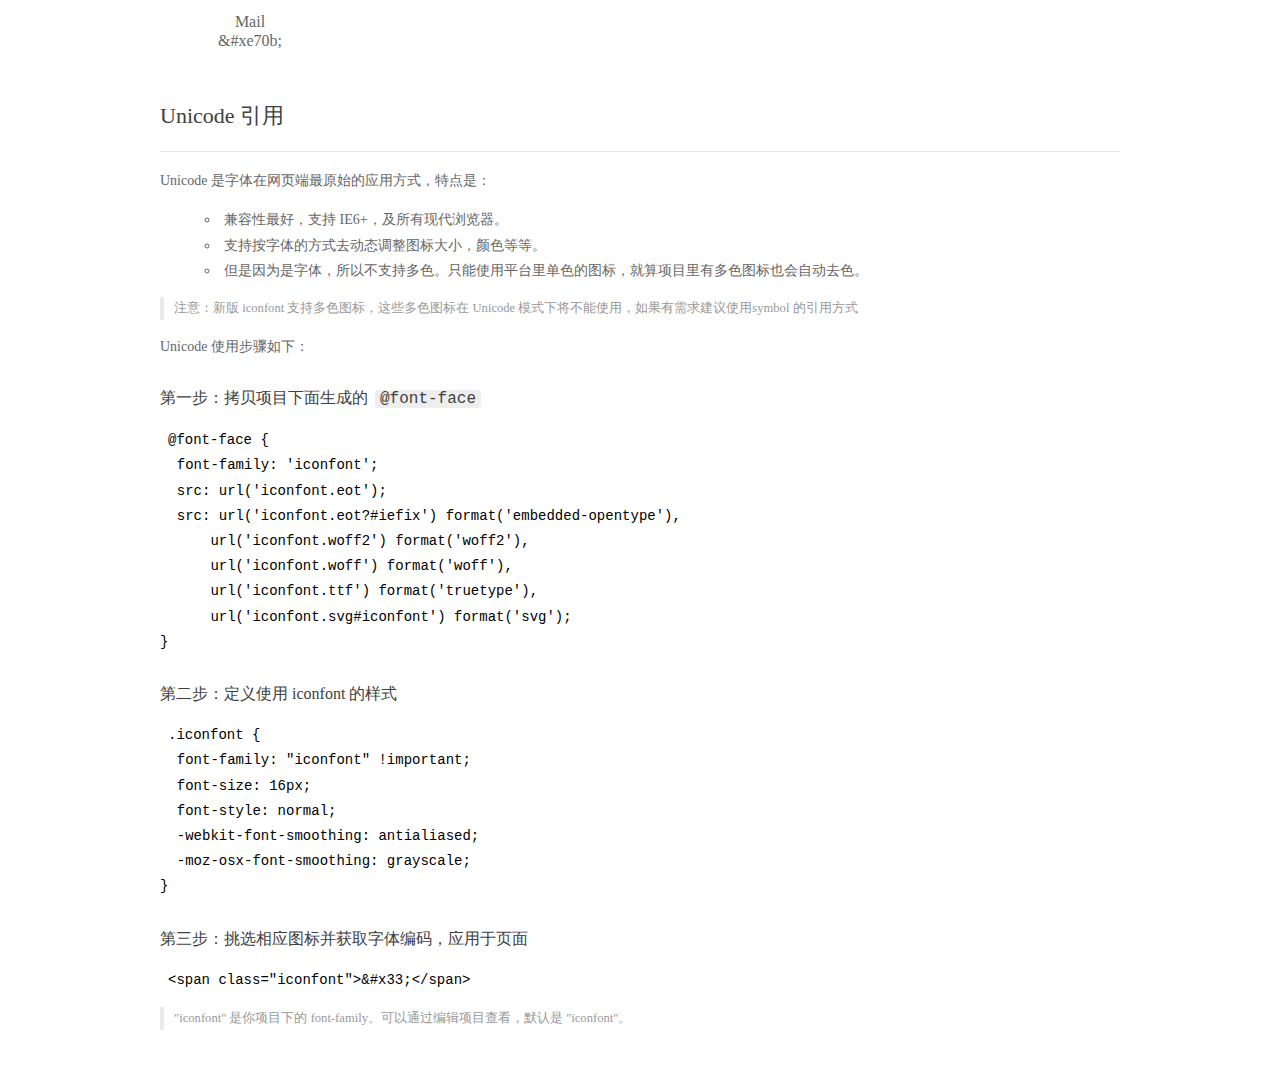
<file: assets/font/demo_index.html>
<!DOCTYPE html>
<html>
<head>
  <meta charset="utf-8"/>
  <title>IconFont Demo</title>
  <link rel="shortcut icon" href="https://gtms04.alicdn.com/tps/i4/TB1_oz6GVXXXXaFXpXXJDFnIXXX-64-64.ico" type="image/x-icon"/>
  <link rel="stylesheet" href="https://g.alicdn.com/thx/cube/1.3.2/cube.min.css">
  <link rel="stylesheet" href="demo.css">
  <link rel="stylesheet" href="iconfont.css">
  <script src="iconfont.js"></script>
  <!-- jQuery -->
  <script src="https://a1.alicdn.com/oss/uploads/2018/12/26/7bfddb60-08e8-11e9-9b04-53e73bb6408b.js"></script>
  <!-- 代码高亮 -->
  <script src="https://a1.alicdn.com/oss/uploads/2018/12/26/a3f714d0-08e6-11e9-8a15-ebf944d7534c.js"></script>
</head>
<body>
  <div class="main">
    <h1 class="logo"><a href="https://www.iconfont.cn/" title="iconfont 首页" target="_blank">&#xe86b;</a></h1>
    <div class="nav-tabs">
      <ul id="tabs" class="dib-box">
        <li class="dib active"><span>Unicode</span></li>
        <li class="dib"><span>Font class</span></li>
        <li class="dib"><span>Symbol</span></li>
      </ul>
      
      <a href="https://www.iconfont.cn/manage/index?manage_type=myprojects&projectId=1526131" target="_blank" class="nav-more">查看项目</a>
      
    </div>
    <div class="tab-container">
      <div class="content unicode" style="display: block;">
          <ul class="icon_lists dib-box">
          
            <li class="dib">
              <span class="icon iconfont">&#xe6c2;</span>
                <div class="name">phone</div>
                <div class="code-name">&amp;#xe6c2;</div>
              </li>
          
            <li class="dib">
              <span class="icon iconfont">&#xe69a;</span>
                <div class="name">知乎</div>
                <div class="code-name">&amp;#xe69a;</div>
              </li>
          
            <li class="dib">
              <span class="icon iconfont">&#xe8c9;</span>
                <div class="name">225默认头像</div>
                <div class="code-name">&amp;#xe8c9;</div>
              </li>
          
            <li class="dib">
              <span class="icon iconfont">&#xef1c;</span>
                <div class="name">archive</div>
                <div class="code-name">&amp;#xef1c;</div>
              </li>
          
            <li class="dib">
              <span class="icon iconfont">&#xef47;</span>
                <div class="name">bookmark</div>
                <div class="code-name">&amp;#xef47;</div>
              </li>
          
            <li class="dib">
              <span class="icon iconfont">&#xef4f;</span>
                <div class="name">briefcase</div>
                <div class="code-name">&amp;#xef4f;</div>
              </li>
          
            <li class="dib">
              <span class="icon iconfont">&#xef59;</span>
                <div class="name">calendar</div>
                <div class="code-name">&amp;#xef59;</div>
              </li>
          
            <li class="dib">
              <span class="icon iconfont">&#xefae;</span>
                <div class="name">envelope</div>
                <div class="code-name">&amp;#xefae;</div>
              </li>
          
            <li class="dib">
              <span class="icon iconfont">&#xefc1;</span>
                <div class="name">file-alt</div>
                <div class="code-name">&amp;#xefc1;</div>
              </li>
          
            <li class="dib">
              <span class="icon iconfont">&#xf052;</span>
                <div class="name">mobile-alt</div>
                <div class="code-name">&amp;#xf052;</div>
              </li>
          
            <li class="dib">
              <span class="icon iconfont">&#xf063;</span>
                <div class="name">paper-plane</div>
                <div class="code-name">&amp;#xf063;</div>
              </li>
          
            <li class="dib">
              <span class="icon iconfont">&#xf076;</span>
                <div class="name">phone</div>
                <div class="code-name">&amp;#xf076;</div>
              </li>
          
            <li class="dib">
              <span class="icon iconfont">&#xf079;</span>
                <div class="name">phone-volume</div>
                <div class="code-name">&amp;#xf079;</div>
              </li>
          
            <li class="dib">
              <span class="icon iconfont">&#xf09b;</span>
                <div class="name">rocket</div>
                <div class="code-name">&amp;#xf09b;</div>
              </li>
          
            <li class="dib">
              <span class="icon iconfont">&#xf0af;</span>
                <div class="name">share-alt</div>
                <div class="code-name">&amp;#xf0af;</div>
              </li>
          
            <li class="dib">
              <span class="icon iconfont">&#xf0b0;</span>
                <div class="name">share-alt-square</div>
                <div class="code-name">&amp;#xf0b0;</div>
              </li>
          
            <li class="dib">
              <span class="icon iconfont">&#xf0ee;</span>
                <div class="name">table</div>
                <div class="code-name">&amp;#xf0ee;</div>
              </li>
          
            <li class="dib">
              <span class="icon iconfont">&#xf0f3;</span>
                <div class="name">tags</div>
                <div class="code-name">&amp;#xf0f3;</div>
              </li>
          
            <li class="dib">
              <span class="icon iconfont">&#xf103;</span>
                <div class="name">th-large</div>
                <div class="code-name">&amp;#xf103;</div>
              </li>
          
            <li class="dib">
              <span class="icon iconfont">&#xf104;</span>
                <div class="name">th-list</div>
                <div class="code-name">&amp;#xf104;</div>
              </li>
          
            <li class="dib">
              <span class="icon iconfont">&#xf12b;</span>
                <div class="name">user</div>
                <div class="code-name">&amp;#xf12b;</div>
              </li>
          
            <li class="dib">
              <span class="icon iconfont">&#xf140;</span>
                <div class="name">user-tie</div>
                <div class="code-name">&amp;#xf140;</div>
              </li>
          
            <li class="dib">
              <span class="icon iconfont">&#xf1b4;</span>
                <div class="name">git</div>
                <div class="code-name">&amp;#xf1b4;</div>
              </li>
          
            <li class="dib">
              <span class="icon iconfont">&#xf1b5;</span>
                <div class="name">github</div>
                <div class="code-name">&amp;#xf1b5;</div>
              </li>
          
            <li class="dib">
              <span class="icon iconfont">&#xf261;</span>
                <div class="name">weibo</div>
                <div class="code-name">&amp;#xf261;</div>
              </li>
          
            <li class="dib">
              <span class="icon iconfont">&#xf262;</span>
                <div class="name">weixin</div>
                <div class="code-name">&amp;#xf262;</div>
              </li>
          
            <li class="dib">
              <span class="icon iconfont">&#xf276;</span>
                <div class="name">zhihu</div>
                <div class="code-name">&amp;#xf276;</div>
              </li>
          
            <li class="dib">
              <span class="icon iconfont">&#xe732;</span>
                <div class="name">github</div>
                <div class="code-name">&amp;#xe732;</div>
              </li>
          
            <li class="dib">
              <span class="icon iconfont">&#xe70b;</span>
                <div class="name">Mail</div>
                <div class="code-name">&amp;#xe70b;</div>
              </li>
          
          </ul>
          <div class="article markdown">
          <h2 id="unicode-">Unicode 引用</h2>
          <hr>

          <p>Unicode 是字体在网页端最原始的应用方式，特点是：</p>
          <ul>
            <li>兼容性最好，支持 IE6+，及所有现代浏览器。</li>
            <li>支持按字体的方式去动态调整图标大小，颜色等等。</li>
            <li>但是因为是字体，所以不支持多色。只能使用平台里单色的图标，就算项目里有多色图标也会自动去色。</li>
          </ul>
          <blockquote>
            <p>注意：新版 iconfont 支持多色图标，这些多色图标在 Unicode 模式下将不能使用，如果有需求建议使用symbol 的引用方式</p>
          </blockquote>
          <p>Unicode 使用步骤如下：</p>
          <h3 id="-font-face">第一步：拷贝项目下面生成的 <code>@font-face</code></h3>
<pre><code class="language-css"
>@font-face {
  font-family: 'iconfont';
  src: url('iconfont.eot');
  src: url('iconfont.eot?#iefix') format('embedded-opentype'),
      url('iconfont.woff2') format('woff2'),
      url('iconfont.woff') format('woff'),
      url('iconfont.ttf') format('truetype'),
      url('iconfont.svg#iconfont') format('svg');
}
</code></pre>
          <h3 id="-iconfont-">第二步：定义使用 iconfont 的样式</h3>
<pre><code class="language-css"
>.iconfont {
  font-family: "iconfont" !important;
  font-size: 16px;
  font-style: normal;
  -webkit-font-smoothing: antialiased;
  -moz-osx-font-smoothing: grayscale;
}
</code></pre>
          <h3 id="-">第三步：挑选相应图标并获取字体编码，应用于页面</h3>
<pre>
<code class="language-html"
>&lt;span class="iconfont"&gt;&amp;#x33;&lt;/span&gt;
</code></pre>
          <blockquote>
            <p>"iconfont" 是你项目下的 font-family。可以通过编辑项目查看，默认是 "iconfont"。</p>
          </blockquote>
          </div>
      </div>
      <div class="content font-class">
        <ul class="icon_lists dib-box">
          
          <li class="dib">
            <span class="icon iconfont icon-phone"></span>
            <div class="name">
              phone
            </div>
            <div class="code-name">.icon-phone
            </div>
          </li>
          
          <li class="dib">
            <span class="icon iconfont icon-zhihu"></span>
            <div class="name">
              知乎
            </div>
            <div class="code-name">.icon-zhihu
            </div>
          </li>
          
          <li class="dib">
            <span class="icon iconfont icon-morentouxiang"></span>
            <div class="name">
              225默认头像
            </div>
            <div class="code-name">.icon-morentouxiang
            </div>
          </li>
          
          <li class="dib">
            <span class="icon iconfont icon-archive"></span>
            <div class="name">
              archive
            </div>
            <div class="code-name">.icon-archive
            </div>
          </li>
          
          <li class="dib">
            <span class="icon iconfont icon-bookmark"></span>
            <div class="name">
              bookmark
            </div>
            <div class="code-name">.icon-bookmark
            </div>
          </li>
          
          <li class="dib">
            <span class="icon iconfont icon-briefcase"></span>
            <div class="name">
              briefcase
            </div>
            <div class="code-name">.icon-briefcase
            </div>
          </li>
          
          <li class="dib">
            <span class="icon iconfont icon-calendar"></span>
            <div class="name">
              calendar
            </div>
            <div class="code-name">.icon-calendar
            </div>
          </li>
          
          <li class="dib">
            <span class="icon iconfont icon-envelope"></span>
            <div class="name">
              envelope
            </div>
            <div class="code-name">.icon-envelope
            </div>
          </li>
          
          <li class="dib">
            <span class="icon iconfont icon-file-alt"></span>
            <div class="name">
              file-alt
            </div>
            <div class="code-name">.icon-file-alt
            </div>
          </li>
          
          <li class="dib">
            <span class="icon iconfont icon-mobile-alt"></span>
            <div class="name">
              mobile-alt
            </div>
            <div class="code-name">.icon-mobile-alt
            </div>
          </li>
          
          <li class="dib">
            <span class="icon iconfont icon-paper-plane"></span>
            <div class="name">
              paper-plane
            </div>
            <div class="code-name">.icon-paper-plane
            </div>
          </li>
          
          <li class="dib">
            <span class="icon iconfont icon-phone1"></span>
            <div class="name">
              phone
            </div>
            <div class="code-name">.icon-phone1
            </div>
          </li>
          
          <li class="dib">
            <span class="icon iconfont icon-phone-volume"></span>
            <div class="name">
              phone-volume
            </div>
            <div class="code-name">.icon-phone-volume
            </div>
          </li>
          
          <li class="dib">
            <span class="icon iconfont icon-rocket"></span>
            <div class="name">
              rocket
            </div>
            <div class="code-name">.icon-rocket
            </div>
          </li>
          
          <li class="dib">
            <span class="icon iconfont icon-share-alt"></span>
            <div class="name">
              share-alt
            </div>
            <div class="code-name">.icon-share-alt
            </div>
          </li>
          
          <li class="dib">
            <span class="icon iconfont icon-share-alt-square"></span>
            <div class="name">
              share-alt-square
            </div>
            <div class="code-name">.icon-share-alt-square
            </div>
          </li>
          
          <li class="dib">
            <span class="icon iconfont icon-table"></span>
            <div class="name">
              table
            </div>
            <div class="code-name">.icon-table
            </div>
          </li>
          
          <li class="dib">
            <span class="icon iconfont icon-tags"></span>
            <div class="name">
              tags
            </div>
            <div class="code-name">.icon-tags
            </div>
          </li>
          
          <li class="dib">
            <span class="icon iconfont icon-th-large"></span>
            <div class="name">
              th-large
            </div>
            <div class="code-name">.icon-th-large
            </div>
          </li>
          
          <li class="dib">
            <span class="icon iconfont icon-th-list"></span>
            <div class="name">
              th-list
            </div>
            <div class="code-name">.icon-th-list
            </div>
          </li>
          
          <li class="dib">
            <span class="icon iconfont icon-user"></span>
            <div class="name">
              user
            </div>
            <div class="code-name">.icon-user
            </div>
          </li>
          
          <li class="dib">
            <span class="icon iconfont icon-user-tie"></span>
            <div class="name">
              user-tie
            </div>
            <div class="code-name">.icon-user-tie
            </div>
          </li>
          
          <li class="dib">
            <span class="icon iconfont icon-git"></span>
            <div class="name">
              git
            </div>
            <div class="code-name">.icon-git
            </div>
          </li>
          
          <li class="dib">
            <span class="icon iconfont icon-github1"></span>
            <div class="name">
              github
            </div>
            <div class="code-name">.icon-github1
            </div>
          </li>
          
          <li class="dib">
            <span class="icon iconfont icon-weibo"></span>
            <div class="name">
              weibo
            </div>
            <div class="code-name">.icon-weibo
            </div>
          </li>
          
          <li class="dib">
            <span class="icon iconfont icon-weixin"></span>
            <div class="name">
              weixin
            </div>
            <div class="code-name">.icon-weixin
            </div>
          </li>
          
          <li class="dib">
            <span class="icon iconfont icon-zhihu1"></span>
            <div class="name">
              zhihu
            </div>
            <div class="code-name">.icon-zhihu1
            </div>
          </li>
          
          <li class="dib">
            <span class="icon iconfont icon-github"></span>
            <div class="name">
              github
            </div>
            <div class="code-name">.icon-github
            </div>
          </li>
          
          <li class="dib">
            <span class="icon iconfont icon-Mail"></span>
            <div class="name">
              Mail
            </div>
            <div class="code-name">.icon-Mail
            </div>
          </li>
          
        </ul>
        <div class="article markdown">
        <h2 id="font-class-">font-class 引用</h2>
        <hr>

        <p>font-class 是 Unicode 使用方式的一种变种，主要是解决 Unicode 书写不直观，语意不明确的问题。</p>
        <p>与 Unicode 使用方式相比，具有如下特点：</p>
        <ul>
          <li>兼容性良好，支持 IE8+，及所有现代浏览器。</li>
          <li>相比于 Unicode 语意明确，书写更直观。可以很容易分辨这个 icon 是什么。</li>
          <li>因为使用 class 来定义图标，所以当要替换图标时，只需要修改 class 里面的 Unicode 引用。</li>
          <li>不过因为本质上还是使用的字体，所以多色图标还是不支持的。</li>
        </ul>
        <p>使用步骤如下：</p>
        <h3 id="-fontclass-">第一步：引入项目下面生成的 fontclass 代码：</h3>
<pre><code class="language-html">&lt;link rel="stylesheet" href="./iconfont.css"&gt;
</code></pre>
        <h3 id="-">第二步：挑选相应图标并获取类名，应用于页面：</h3>
<pre><code class="language-html">&lt;span class="iconfont icon-xxx"&gt;&lt;/span&gt;
</code></pre>
        <blockquote>
          <p>"
            iconfont" 是你项目下的 font-family。可以通过编辑项目查看，默认是 "iconfont"。</p>
        </blockquote>
      </div>
      </div>
      <div class="content symbol">
          <ul class="icon_lists dib-box">
          
            <li class="dib">
                <svg class="icon svg-icon" aria-hidden="true">
                  <use xlink:href="#icon-phone"></use>
                </svg>
                <div class="name">phone</div>
                <div class="code-name">#icon-phone</div>
            </li>
          
            <li class="dib">
                <svg class="icon svg-icon" aria-hidden="true">
                  <use xlink:href="#icon-zhihu"></use>
                </svg>
                <div class="name">知乎</div>
                <div class="code-name">#icon-zhihu</div>
            </li>
          
            <li class="dib">
                <svg class="icon svg-icon" aria-hidden="true">
                  <use xlink:href="#icon-morentouxiang"></use>
                </svg>
                <div class="name">225默认头像</div>
                <div class="code-name">#icon-morentouxiang</div>
            </li>
          
            <li class="dib">
                <svg class="icon svg-icon" aria-hidden="true">
                  <use xlink:href="#icon-archive"></use>
                </svg>
                <div class="name">archive</div>
                <div class="code-name">#icon-archive</div>
            </li>
          
            <li class="dib">
                <svg class="icon svg-icon" aria-hidden="true">
                  <use xlink:href="#icon-bookmark"></use>
                </svg>
                <div class="name">bookmark</div>
                <div class="code-name">#icon-bookmark</div>
            </li>
          
            <li class="dib">
                <svg class="icon svg-icon" aria-hidden="true">
                  <use xlink:href="#icon-briefcase"></use>
                </svg>
                <div class="name">briefcase</div>
                <div class="code-name">#icon-briefcase</div>
            </li>
          
            <li class="dib">
                <svg class="icon svg-icon" aria-hidden="true">
                  <use xlink:href="#icon-calendar"></use>
                </svg>
                <div class="name">calendar</div>
                <div class="code-name">#icon-calendar</div>
            </li>
          
            <li class="dib">
                <svg class="icon svg-icon" aria-hidden="true">
                  <use xlink:href="#icon-envelope"></use>
                </svg>
                <div class="name">envelope</div>
                <div class="code-name">#icon-envelope</div>
            </li>
          
            <li class="dib">
                <svg class="icon svg-icon" aria-hidden="true">
                  <use xlink:href="#icon-file-alt"></use>
                </svg>
                <div class="name">file-alt</div>
                <div class="code-name">#icon-file-alt</div>
            </li>
          
            <li class="dib">
                <svg class="icon svg-icon" aria-hidden="true">
                  <use xlink:href="#icon-mobile-alt"></use>
                </svg>
                <div class="name">mobile-alt</div>
                <div class="code-name">#icon-mobile-alt</div>
            </li>
          
            <li class="dib">
                <svg class="icon svg-icon" aria-hidden="true">
                  <use xlink:href="#icon-paper-plane"></use>
                </svg>
                <div class="name">paper-plane</div>
                <div class="code-name">#icon-paper-plane</div>
            </li>
          
            <li class="dib">
                <svg class="icon svg-icon" aria-hidden="true">
                  <use xlink:href="#icon-phone1"></use>
                </svg>
                <div class="name">phone</div>
                <div class="code-name">#icon-phone1</div>
            </li>
          
            <li class="dib">
                <svg class="icon svg-icon" aria-hidden="true">
                  <use xlink:href="#icon-phone-volume"></use>
                </svg>
                <div class="name">phone-volume</div>
                <div class="code-name">#icon-phone-volume</div>
            </li>
          
            <li class="dib">
                <svg class="icon svg-icon" aria-hidden="true">
                  <use xlink:href="#icon-rocket"></use>
                </svg>
                <div class="name">rocket</div>
                <div class="code-name">#icon-rocket</div>
            </li>
          
            <li class="dib">
                <svg class="icon svg-icon" aria-hidden="true">
                  <use xlink:href="#icon-share-alt"></use>
                </svg>
                <div class="name">share-alt</div>
                <div class="code-name">#icon-share-alt</div>
            </li>
          
            <li class="dib">
                <svg class="icon svg-icon" aria-hidden="true">
                  <use xlink:href="#icon-share-alt-square"></use>
                </svg>
                <div class="name">share-alt-square</div>
                <div class="code-name">#icon-share-alt-square</div>
            </li>
          
            <li class="dib">
                <svg class="icon svg-icon" aria-hidden="true">
                  <use xlink:href="#icon-table"></use>
                </svg>
                <div class="name">table</div>
                <div class="code-name">#icon-table</div>
            </li>
          
            <li class="dib">
                <svg class="icon svg-icon" aria-hidden="true">
                  <use xlink:href="#icon-tags"></use>
                </svg>
                <div class="name">tags</div>
                <div class="code-name">#icon-tags</div>
            </li>
          
            <li class="dib">
                <svg class="icon svg-icon" aria-hidden="true">
                  <use xlink:href="#icon-th-large"></use>
                </svg>
                <div class="name">th-large</div>
                <div class="code-name">#icon-th-large</div>
            </li>
          
            <li class="dib">
                <svg class="icon svg-icon" aria-hidden="true">
                  <use xlink:href="#icon-th-list"></use>
                </svg>
                <div class="name">th-list</div>
                <div class="code-name">#icon-th-list</div>
            </li>
          
            <li class="dib">
                <svg class="icon svg-icon" aria-hidden="true">
                  <use xlink:href="#icon-user"></use>
                </svg>
                <div class="name">user</div>
                <div class="code-name">#icon-user</div>
            </li>
          
            <li class="dib">
                <svg class="icon svg-icon" aria-hidden="true">
                  <use xlink:href="#icon-user-tie"></use>
                </svg>
                <div class="name">user-tie</div>
                <div class="code-name">#icon-user-tie</div>
            </li>
          
            <li class="dib">
                <svg class="icon svg-icon" aria-hidden="true">
                  <use xlink:href="#icon-git"></use>
                </svg>
                <div class="name">git</div>
                <div class="code-name">#icon-git</div>
            </li>
          
            <li class="dib">
                <svg class="icon svg-icon" aria-hidden="true">
                  <use xlink:href="#icon-github1"></use>
                </svg>
                <div class="name">github</div>
                <div class="code-name">#icon-github1</div>
            </li>
          
            <li class="dib">
                <svg class="icon svg-icon" aria-hidden="true">
                  <use xlink:href="#icon-weibo"></use>
                </svg>
                <div class="name">weibo</div>
                <div class="code-name">#icon-weibo</div>
            </li>
          
            <li class="dib">
                <svg class="icon svg-icon" aria-hidden="true">
                  <use xlink:href="#icon-weixin"></use>
                </svg>
                <div class="name">weixin</div>
                <div class="code-name">#icon-weixin</div>
            </li>
          
            <li class="dib">
                <svg class="icon svg-icon" aria-hidden="true">
                  <use xlink:href="#icon-zhihu1"></use>
                </svg>
                <div class="name">zhihu</div>
                <div class="code-name">#icon-zhihu1</div>
            </li>
          
            <li class="dib">
                <svg class="icon svg-icon" aria-hidden="true">
                  <use xlink:href="#icon-github"></use>
                </svg>
                <div class="name">github</div>
                <div class="code-name">#icon-github</div>
            </li>
          
            <li class="dib">
                <svg class="icon svg-icon" aria-hidden="true">
                  <use xlink:href="#icon-Mail"></use>
                </svg>
                <div class="name">Mail</div>
                <div class="code-name">#icon-Mail</div>
            </li>
          
          </ul>
          <div class="article markdown">
          <h2 id="symbol-">Symbol 引用</h2>
          <hr>

          <p>这是一种全新的使用方式，应该说这才是未来的主流，也是平台目前推荐的用法。相关介绍可以参考这篇<a href="">文章</a>
            这种用法其实是做了一个 SVG 的集合，与另外两种相比具有如下特点：</p>
          <ul>
            <li>支持多色图标了，不再受单色限制。</li>
            <li>通过一些技巧，支持像字体那样，通过 <code>font-size</code>, <code>color</code> 来调整样式。</li>
            <li>兼容性较差，支持 IE9+，及现代浏览器。</li>
            <li>浏览器渲染 SVG 的性能一般，还不如 png。</li>
          </ul>
          <p>使用步骤如下：</p>
          <h3 id="-symbol-">第一步：引入项目下面生成的 symbol 代码：</h3>
<pre><code class="language-html">&lt;script src="./iconfont.js"&gt;&lt;/script&gt;
</code></pre>
          <h3 id="-css-">第二步：加入通用 CSS 代码（引入一次就行）：</h3>
<pre><code class="language-html">&lt;style&gt;
.icon {
  width: 1em;
  height: 1em;
  vertical-align: -0.15em;
  fill: currentColor;
  overflow: hidden;
}
&lt;/style&gt;
</code></pre>
          <h3 id="-">第三步：挑选相应图标并获取类名，应用于页面：</h3>
<pre><code class="language-html">&lt;svg class="icon" aria-hidden="true"&gt;
  &lt;use xlink:href="#icon-xxx"&gt;&lt;/use&gt;
&lt;/svg&gt;
</code></pre>
          </div>
      </div>

    </div>
  </div>
  <script>
  $(document).ready(function () {
      $('.tab-container .content:first').show()

      $('#tabs li').click(function (e) {
        var tabContent = $('.tab-container .content')
        var index = $(this).index()

        if ($(this).hasClass('active')) {
          return
        } else {
          $('#tabs li').removeClass('active')
          $(this).addClass('active')

          tabContent.hide().eq(index).fadeIn()
        }
      })
    })
  </script>
</body>
</html>
</file>
<file: assets/font/iconfont.css>
@font-face {font-family: "iconfont";
  src: url('iconfont.eot?t=1574566742652'); /* IE9 */
  src: url('iconfont.eot?t=1574566742652#iefix') format('embedded-opentype'), /* IE6-IE8 */
  url('[data-uri]') format('woff2'),
  url('iconfont.woff?t=1574566742652') format('woff'),
  url('iconfont.ttf?t=1574566742652') format('truetype'), /* chrome, firefox, opera, Safari, Android, iOS 4.2+ */
  url('iconfont.svg?t=1574566742652#iconfont') format('svg'); /* iOS 4.1- */
}

.iconfont {
  font-family: "iconfont" !important;
  font-size: 16px;
  font-style: normal;
  -webkit-font-smoothing: antialiased;
  -moz-osx-font-smoothing: grayscale;
}

.icon-phone:before {
  content: "\e6c2";
}

.icon-zhihu:before {
  content: "\e69a";
}

.icon-morentouxiang:before {
  content: "\e8c9";
}

.icon-archive:before {
  content: "\ef1c";
}

.icon-bookmark:before {
  content: "\ef47";
}

.icon-briefcase:before {
  content: "\ef4f";
}

.icon-calendar:before {
  content: "\ef59";
}

.icon-envelope:before {
  content: "\efae";
}

.icon-file-alt:before {
  content: "\efc1";
}

.icon-mobile-alt:before {
  content: "\f052";
}

.icon-paper-plane:before {
  content: "\f063";
}

.icon-phone1:before {
  content: "\f076";
}

.icon-phone-volume:before {
  content: "\f079";
}

.icon-rocket:before {
  content: "\f09b";
}

.icon-share-alt:before {
  content: "\f0af";
}

.icon-share-alt-square:before {
  content: "\f0b0";
}

.icon-table:before {
  content: "\f0ee";
}

.icon-tags:before {
  content: "\f0f3";
}

.icon-th-large:before {
  content: "\f103";
}

.icon-th-list:before {
  content: "\f104";
}

.icon-user:before {
  content: "\f12b";
}

.icon-user-tie:before {
  content: "\f140";
}

.icon-git:before {
  content: "\f1b4";
}

.icon-github1:before {
  content: "\f1b5";
}

.icon-weibo:before {
  content: "\f261";
}

.icon-weixin:before {
  content: "\f262";
}

.icon-zhihu1:before {
  content: "\f276";
}

.icon-github:before {
  content: "\e732";
}

.icon-Mail:before {
  content: "\e70b";
}
</file>
<file: assets/css/orbit-1.css>
body {
  font-family: 'Roboto', sans-serif;
  color: #545E6C;
  background: #f5f5f5;
  font-size: 14px;
  -webkit-font-smoothing: antialiased;
  -moz-osx-font-smoothing: grayscale;
}

h1, h2, h3, h4, h5, h6 {
  font-weight: 700;
}

a {
  color: #2d7788;
  -webkit-transition: all 0.4s ease-in-out;
  -moz-transition: all 0.4s ease-in-out;
  -ms-transition: all 0.4s ease-in-out;
  -o-transition: all 0.4s ease-in-out;
}

a:hover {
  text-decoration: underline;
  color: #1a454f;
}

a:focus {
  text-decoration: none;
}

p {
  line-height: 1.5;
}

.wrapper {
  background: #42A8C0;
  max-width: 960px;
  margin: 0 auto;
  margin-top: 30px;
  position: relative;
  -webkit-box-shadow: 0px 2px 4px rgba(0, 0, 0, 0.1);
  -moz-box-shadow: 0px 2px 4px rgba(0, 0, 0, 0.1);
  box-shadow: 0px 2px 4px rgba(0, 0, 0, 0.1);
}

.sidebar-wrapper {
  background: #42A8C0;
  position: absolute;
  right: 0;
  width: 240px;
  height: 100%;
  min-height: 800px;
  color: #fff;
}

.sidebar-wrapper a {
  color: #fff;
}

.sidebar-wrapper .profile-container {
  padding: 30px;
  background: rgba(0, 0, 0, 0.2);
  text-align: center;
  color: #fff;
}

.sidebar-wrapper .name {
  font-size: 32px;
  font-weight: 900;
  margin-top: 0;
  margin-bottom: 10px;
}
.tlinks{text-indent:-9999px;height:0;line-height:0;font-size:0;overflow:hidden;}
.sidebar-wrapper .tagline {
  color: rgba(255, 255, 255, 0.6);
  font-size: 16px;
  font-weight: 400;
  margin-top: 0;
  margin-bottom: 0;
}

.sidebar-wrapper .profile {
  margin-bottom: 15px;
}

.sidebar-wrapper .contact-list .svg-inline--fa {
  margin-right: 5px;
  font-size: 18px;
  vertical-align: middle;
}

.sidebar-wrapper .contact-list .iconfont {
  margin-right: 5px;
  font-size: 18px;
  vertical-align: middle;
}

.sidebar-wrapper .contact-list li {
  margin-bottom: 15px;
}

.sidebar-wrapper .contact-list li:last-child {
  margin-bottom: 0;
}

.sidebar-wrapper .contact-list .email .svg-inline--fa {
  font-size: 14px;
}

.sidebar-wrapper .container-block {
  padding: 30px;
}

.sidebar-wrapper .container-block-title {
  text-transform: uppercase;
  font-size: 16px;
  font-weight: 700;
  margin-top: 0;
  margin-bottom: 15px;
}

.sidebar-wrapper .degree {
  font-size: 14px;
  margin-top: 0;
  margin-bottom: 5px;
}

.sidebar-wrapper .education-container .item {
  margin-bottom: 15px;
}

.sidebar-wrapper .education-container .item:last-child {
  margin-bottom: 0;
}

.sidebar-wrapper .education-container .meta {
  color: rgba(255, 255, 255, 0.6);
  font-weight: 500;
  margin-bottom: 0px;
  margin-top: 0;
  font-size: 14px;
}

.sidebar-wrapper .education-container .time {
  color: rgba(255, 255, 255, 0.6);
  font-weight: 500;
  margin-bottom: 0px;
}

.sidebar-wrapper .languages-container .lang-desc {
  color: rgba(255, 255, 255, 0.6);
}

.sidebar-wrapper .languages-list {
  margin-bottom: 0;
}

.sidebar-wrapper .languages-list li {
  margin-bottom: 10px;
}

.sidebar-wrapper .languages-list li:last-child {
  margin-bottom: 0;
}

.sidebar-wrapper .interests-list {
  margin-bottom: 0;
}

.sidebar-wrapper .interests-list li {
  margin-bottom: 10px;
}

.sidebar-wrapper .interests-list li:last-child {
  margin-bottom: 0;
}

.main-wrapper {
  background: #fff;
  padding: 60px;
  padding-right: 300px;
}

.main-wrapper .section-title {
  text-transform: uppercase;
  font-size: 20px;
  font-weight: 500;
  color: #2d7788;
  position: relative;
  margin-top: 0;
  margin-bottom: 20px;
}

.main-wrapper .section-title .icon-holder {
  width: 30px;
  height: 30px;
  margin-right: 8px;
  display: inline-block;
  color: #fff;
  -webkit-border-radius: 50%;
  -moz-border-radius: 50%;
  -ms-border-radius: 50%;
  -o-border-radius: 50%;
  border-radius: 50%;
  -moz-background-clip: padding;
  -webkit-background-clip: padding-box;
  background-clip: padding-box;
  background: #2d7788;
  text-align: center;
  font-size: 16px;
  position: relative;
  top: -8px;
}

.main-wrapper .section-title .icon-holder .svg-inline--fa {
  font-size: 14px;
  margin-top: 6px;
}

.main-wrapper .section-title .icon-holder .iconfont {
  margin-top: 12px;
  position: relative;
  top: 5px;
}

.main-wrapper .section {
  margin-bottom: 60px;
}

.main-wrapper .experiences-section .item {
  margin-bottom: 30px;
}

.main-wrapper .upper-row {
  position: relative;
  overflow: hidden;
  margin-bottom: 2px;
}

.main-wrapper .job-title {
  color: #3F4650;
  font-size: 16px;
  margin-top: 0;
  margin-bottom: 0;
  font-weight: 500;
}

.main-wrapper .time {
  position: absolute;
  right: 0;
  top: 0;
  color: #97AAC3;
}

.main-wrapper .company {
  margin-bottom: 10px;
  color: #97AAC3;
}

.main-wrapper .project-title {
  font-size: 16px;
  font-weight: 500;
  margin-top: 0;
  margin-bottom: 5px;
}

.main-wrapper .projects-section .intro {
  margin-bottom: 30px;
}

.main-wrapper .projects-section .item {
  margin-bottom: 15px;
}

.skillset .item {
  margin-bottom: 15px;
  overflow: hidden;
}

.skillset .level-title {
  font-size: 14px;
  margin-top: 0;
  margin-bottom: 12px;
}

.skillset .level-bar {
  height: 12px;
  background: #f5f5f5;
  -webkit-border-radius: 2px;
  -moz-border-radius: 2px;
  -ms-border-radius: 2px;
  -o-border-radius: 2px;
  border-radius: 2px;
  -moz-background-clip: padding;
  -webkit-background-clip: padding-box;
  background-clip: padding-box;
}

.skillset .theme-progress-bar {
  background: #68bacd;
}

.footer {
  padding: 30px;
  padding-top: 60px;
}

.footer .copyright {
  line-height: 1.6;
  color: #545E6C;
  font-size: 13px;
}

.footer .fa-heart {
  color: #fb866a;
}

/* Make the image fully responsive */
.carousel-inner img {
  width: 100%;
  height: 100%;
}
.carousel-caption {
  position: absolute;
  right: 15%;
  bottom: 40%;
  left: 15%;
  z-index: 10;
  padding-top: 20px;
  padding-bottom: 20px;
  color: deepskyblue;
  text-align: center;
  opacity: 0.5;
}

@media (max-width: 767.98px) {
  .sidebar-wrapper {
    position: static;
    width: inherit;
  }
  .main-wrapper {
    padding: 30px;
  }
  .main-wrapper .time {
    position: static;
    display: block;
    margin-top: 5px;
  }
  .main-wrapper .upper-row {
    margin-bottom: 0;
  }
}

@media (min-width: 992px) {
  .skillset .level-title {
    display: inline-block;
    float: left;
    width: 30%;
    margin-bottom: 0;
  }
}
</file>
<file: assets/font/demo.css>
/* Logo 字体 */
@font-face {
  font-family: "iconfont logo";
  src: url('https://at.alicdn.com/t/font_985780_km7mi63cihi.eot?t=1545807318834');
  src: url('https://at.alicdn.com/t/font_985780_km7mi63cihi.eot?t=1545807318834#iefix') format('embedded-opentype'),
    url('https://at.alicdn.com/t/font_985780_km7mi63cihi.woff?t=1545807318834') format('woff'),
    url('https://at.alicdn.com/t/font_985780_km7mi63cihi.ttf?t=1545807318834') format('truetype'),
    url('https://at.alicdn.com/t/font_985780_km7mi63cihi.svg?t=1545807318834#iconfont') format('svg');
}

.logo {
  font-family: "iconfont logo";
  font-size: 160px;
  font-style: normal;
  -webkit-font-smoothing: antialiased;
  -moz-osx-font-smoothing: grayscale;
}

/* tabs */
.nav-tabs {
  position: relative;
}

.nav-tabs .nav-more {
  position: absolute;
  right: 0;
  bottom: 0;
  height: 42px;
  line-height: 42px;
  color: #666;
}

#tabs {
  border-bottom: 1px solid #eee;
}

#tabs li {
  cursor: pointer;
  width: 100px;
  height: 40px;
  line-height: 40px;
  text-align: center;
  font-size: 16px;
  border-bottom: 2px solid transparent;
  position: relative;
  z-index: 1;
  margin-bottom: -1px;
  color: #666;
}


#tabs .active {
  border-bottom-color: #f00;
  color: #222;
}

.tab-container .content {
  display: none;
}

/* 页面布局 */
.main {
  padding: 30px 100px;
  width: 960px;
  margin: 0 auto;
}

.main .logo {
  color: #333;
  text-align: left;
  margin-bottom: 30px;
  line-height: 1;
  height: 110px;
  margin-top: -50px;
  overflow: hidden;
  *zoom: 1;
}

.main .logo a {
  font-size: 160px;
  color: #333;
}

.helps {
  margin-top: 40px;
}

.helps pre {
  padding: 20px;
  margin: 10px 0;
  border: solid 1px #e7e1cd;
  background-color: #fffdef;
  overflow: auto;
}

.icon_lists {
  width: 100% !important;
  overflow: hidden;
  *zoom: 1;
}

.icon_lists li {
  width: 100px;
  margin-bottom: 10px;
  margin-right: 20px;
  text-align: center;
  list-style: none !important;
  cursor: default;
}

.icon_lists li .code-name {
  line-height: 1.2;
}

.icon_lists .icon {
  display: block;
  height: 100px;
  line-height: 100px;
  font-size: 42px;
  margin: 10px auto;
  color: #333;
  -webkit-transition: font-size 0.25s linear, width 0.25s linear;
  -moz-transition: font-size 0.25s linear, width 0.25s linear;
  transition: font-size 0.25s linear, width 0.25s linear;
}

.icon_lists .icon:hover {
  font-size: 100px;
}

.icon_lists .svg-icon {
  /* 通过设置 font-size 来改变图标大小 */
  width: 1em;
  /* 图标和文字相邻时，垂直对齐 */
  vertical-align: -0.15em;
  /* 通过设置 color 来改变 SVG 的颜色/fill */
  fill: currentColor;
  /* path 和 stroke 溢出 viewBox 部分在 IE 下会显示
      normalize.css 中也包含这行 */
  overflow: hidden;
}

.icon_lists li .name,
.icon_lists li .code-name {
  color: #666;
}

/* markdown 样式 */
.markdown {
  color: #666;
  font-size: 14px;
  line-height: 1.8;
}

.highlight {
  line-height: 1.5;
}

.markdown img {
  vertical-align: middle;
  max-width: 100%;
}

.markdown h1 {
  color: #404040;
  font-weight: 500;
  line-height: 40px;
  margin-bottom: 24px;
}

.markdown h2,
.markdown h3,
.markdown h4,
.markdown h5,
.markdown h6 {
  color: #404040;
  margin: 1.6em 0 0.6em 0;
  font-weight: 500;
  clear: both;
}

.markdown h1 {
  font-size: 28px;
}

.markdown h2 {
  font-size: 22px;
}

.markdown h3 {
  font-size: 16px;
}

.markdown h4 {
  font-size: 14px;
}

.markdown h5 {
  font-size: 12px;
}

.markdown h6 {
  font-size: 12px;
}

.markdown hr {
  height: 1px;
  border: 0;
  background: #e9e9e9;
  margin: 16px 0;
  clear: both;
}

.markdown p {
  margin: 1em 0;
}

.markdown>p,
.markdown>blockquote,
.markdown>.highlight,
.markdown>ol,
.markdown>ul {
  width: 80%;
}

.markdown ul>li {
  list-style: circle;
}

.markdown>ul li,
.markdown blockquote ul>li {
  margin-left: 20px;
  padding-left: 4px;
}

.markdown>ul li p,
.markdown>ol li p {
  margin: 0.6em 0;
}

.markdown ol>li {
  list-style: decimal;
}

.markdown>ol li,
.markdown blockquote ol>li {
  margin-left: 20px;
  padding-left: 4px;
}

.markdown code {
  margin: 0 3px;
  padding: 0 5px;
  background: #eee;
  border-radius: 3px;
}

.markdown strong,
.markdown b {
  font-weight: 600;
}

.markdown>table {
  border-collapse: collapse;
  border-spacing: 0px;
  empty-cells: show;
  border: 1px solid #e9e9e9;
  width: 95%;
  margin-bottom: 24px;
}

.markdown>table th {
  white-space: nowrap;
  color: #333;
  font-weight: 600;
}

.markdown>table th,
.markdown>table td {
  border: 1px solid #e9e9e9;
  padding: 8px 16px;
  text-align: left;
}

.markdown>table th {
  background: #F7F7F7;
}

.markdown blockquote {
  font-size: 90%;
  color: #999;
  border-left: 4px solid #e9e9e9;
  padding-left: 0.8em;
  margin: 1em 0;
}

.markdown blockquote p {
  margin: 0;
}

.markdown .anchor {
  opacity: 0;
  transition: opacity 0.3s ease;
  margin-left: 8px;
}

.markdown .waiting {
  color: #ccc;
}

.markdown h1:hover .anchor,
.markdown h2:hover .anchor,
.markdown h3:hover .anchor,
.markdown h4:hover .anchor,
.markdown h5:hover .anchor,
.markdown h6:hover .anchor {
  opacity: 1;
  display: inline-block;
}

.markdown>br,
.markdown>p>br {
  clear: both;
}


.hljs {
  display: block;
  background: white;
  padding: 0.5em;
  color: #333333;
  overflow-x: auto;
}

.hljs-comment,
.hljs-meta {
  color: #969896;
}

.hljs-string,
.hljs-variable,
.hljs-template-variable,
.hljs-strong,
.hljs-emphasis,
.hljs-quote {
  color: #df5000;
}

.hljs-keyword,
.hljs-selector-tag,
.hljs-type {
  color: #a71d5d;
}

.hljs-literal,
.hljs-symbol,
.hljs-bullet,
.hljs-attribute {
  color: #0086b3;
}

.hljs-section,
.hljs-name {
  color: #63a35c;
}

.hljs-tag {
  color: #333333;
}

.hljs-title,
.hljs-attr,
.hljs-selector-id,
.hljs-selector-class,
.hljs-selector-attr,
.hljs-selector-pseudo {
  color: #795da3;
}

.hljs-addition {
  color: #55a532;
  background-color: #eaffea;
}

.hljs-deletion {
  color: #bd2c00;
  background-color: #ffecec;
}

.hljs-link {
  text-decoration: underline;
}

/* 代码高亮 */
/* PrismJS 1.15.0
https://prismjs.com/download.html#themes=prism&languages=markup+css+clike+javascript */
/**
 * prism.js default theme for JavaScript, CSS and HTML
 * Based on dabblet (http://dabblet.com)
 * @author Lea Verou
 */
code[class*="language-"],
pre[class*="language-"] {
  color: black;
  background: none;
  text-shadow: 0 1px white;
  font-family: Consolas, Monaco, 'Andale Mono', 'Ubuntu Mono', monospace;
  text-align: left;
  white-space: pre;
  word-spacing: normal;
  word-break: normal;
  word-wrap: normal;
  line-height: 1.5;

  -moz-tab-size: 4;
  -o-tab-size: 4;
  tab-size: 4;

  -webkit-hyphens: none;
  -moz-hyphens: none;
  -ms-hyphens: none;
  hyphens: none;
}

pre[class*="language-"]::-moz-selection,
pre[class*="language-"] ::-moz-selection,
code[class*="language-"]::-moz-selection,
code[class*="language-"] ::-moz-selection {
  text-shadow: none;
  background: #b3d4fc;
}

pre[class*="language-"]::selection,
pre[class*="language-"] ::selection,
code[class*="language-"]::selection,
code[class*="language-"] ::selection {
  text-shadow: none;
  background: #b3d4fc;
}

@media print {

  code[class*="language-"],
  pre[class*="language-"] {
    text-shadow: none;
  }
}

/* Code blocks */
pre[class*="language-"] {
  padding: 1em;
  margin: .5em 0;
  overflow: auto;
}

:not(pre)>code[class*="language-"],
pre[class*="language-"] {
  background: #f5f2f0;
}

/* Inline code */
:not(pre)>code[class*="language-"] {
  padding: .1em;
  border-radius: .3em;
  white-space: normal;
}

.token.comment,
.token.prolog,
.token.doctype,
.token.cdata {
  color: slategray;
}

.token.punctuation {
  color: #999;
}

.namespace {
  opacity: .7;
}

.token.property,
.token.tag,
.token.boolean,
.token.number,
.token.constant,
.token.symbol,
.token.deleted {
  color: #905;
}

.token.selector,
.token.attr-name,
.token.string,
.token.char,
.token.builtin,
.token.inserted {
  color: #690;
}

.token.operator,
.token.entity,
.token.url,
.language-css .token.string,
.style .token.string {
  color: #9a6e3a;
  background: hsla(0, 0%, 100%, .5);
}

.token.atrule,
.token.attr-value,
.token.keyword {
  color: #07a;
}

.token.function,
.token.class-name {
  color: #DD4A68;
}

.token.regex,
.token.important,
.token.variable {
  color: #e90;
}

.token.important,
.token.bold {
  font-weight: bold;
}

.token.italic {
  font-style: italic;
}

.token.entity {
  cursor: help;
}
</file>
